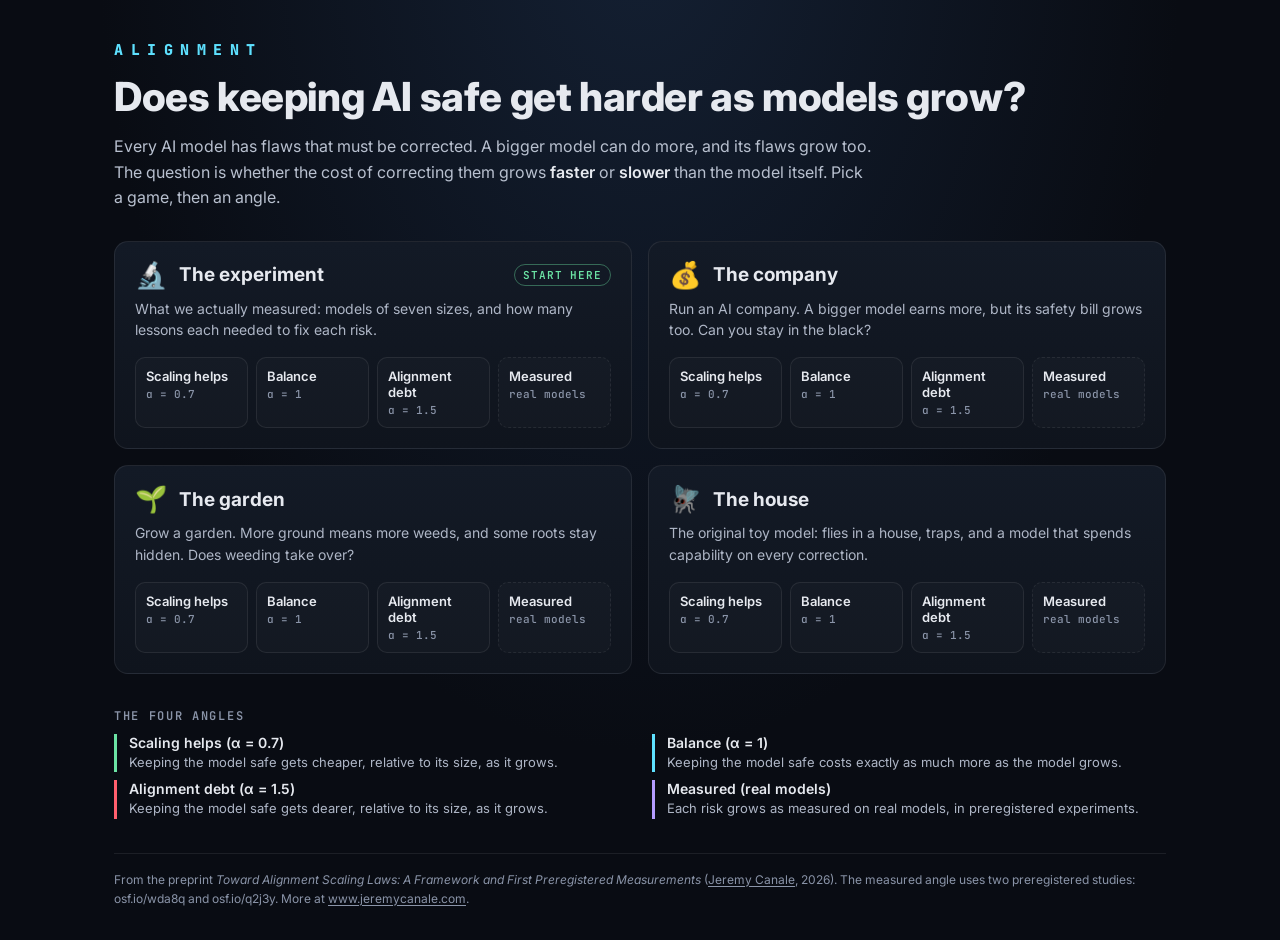
<file: index.html>
<!doctype html>
<html lang="en">
<head>
  <meta charset="utf-8">
  <meta name="viewport" content="width=device-width, initial-scale=1">
  <title>Alignment</title>
  <meta name="description" content="Does keeping AI safe get harder as models grow? Four small interactive games, each from four angles, including real measurements.">
  <script>
    // Old links (index.html?world=…) went straight to the house game
    (function () {
      var p = new URLSearchParams(location.search);
      if (p.get('world') && !p.get('hub')) location.replace('house.html' + location.search);
    })();
  </script>
  <link rel="preconnect" href="https://fonts.googleapis.com">
  <link rel="preconnect" href="https://fonts.gstatic.com" crossorigin>
  <link href="https://fonts.googleapis.com/css2?family=Inter:wght@400;500;600;800&family=JetBrains+Mono:wght@400;500;600&display=swap" rel="stylesheet">
  <link rel="stylesheet" href="css/hub.css">
</head>
<body>
  <main class="hub">
    <header class="hub-head">
      <h1>ALIGNMENT</h1>
      <p class="hub-q">Does keeping AI safe get harder as models grow?</p>
      <p class="hub-lead">Every AI model has flaws that must be corrected. A bigger model can do more, and its flaws grow too.
        The question is whether the cost of correcting them grows <em>faster</em> or <em>slower</em> than the model itself.
        Pick a game, then an angle.</p>
    </header>

    <section class="games" id="games" aria-label="Games"></section>

    <section class="angles-help" aria-labelledby="angles-title">
      <h2 id="angles-title">The four angles</h2>
      <ul id="angles"></ul>
    </section>

    <footer class="hub-foot">
      <p>From the preprint <em>Toward Alignment Scaling Laws: A Framework and First Preregistered Measurements</em>
        (<a href="https://www.jeremycanale.com">Jeremy Canale</a>, 2026). The measured angle uses two
        preregistered studies: osf.io/wda8q and osf.io/q2j3y. More at
        <a href="https://www.jeremycanale.com">www.jeremycanale.com</a>.</p>
    </footer>
  </main>

  <script src="js/measured.js"></script>
  <script src="js/law.js"></script>
  <script src="js/hub.js"></script>
</body>
</html>
</file>
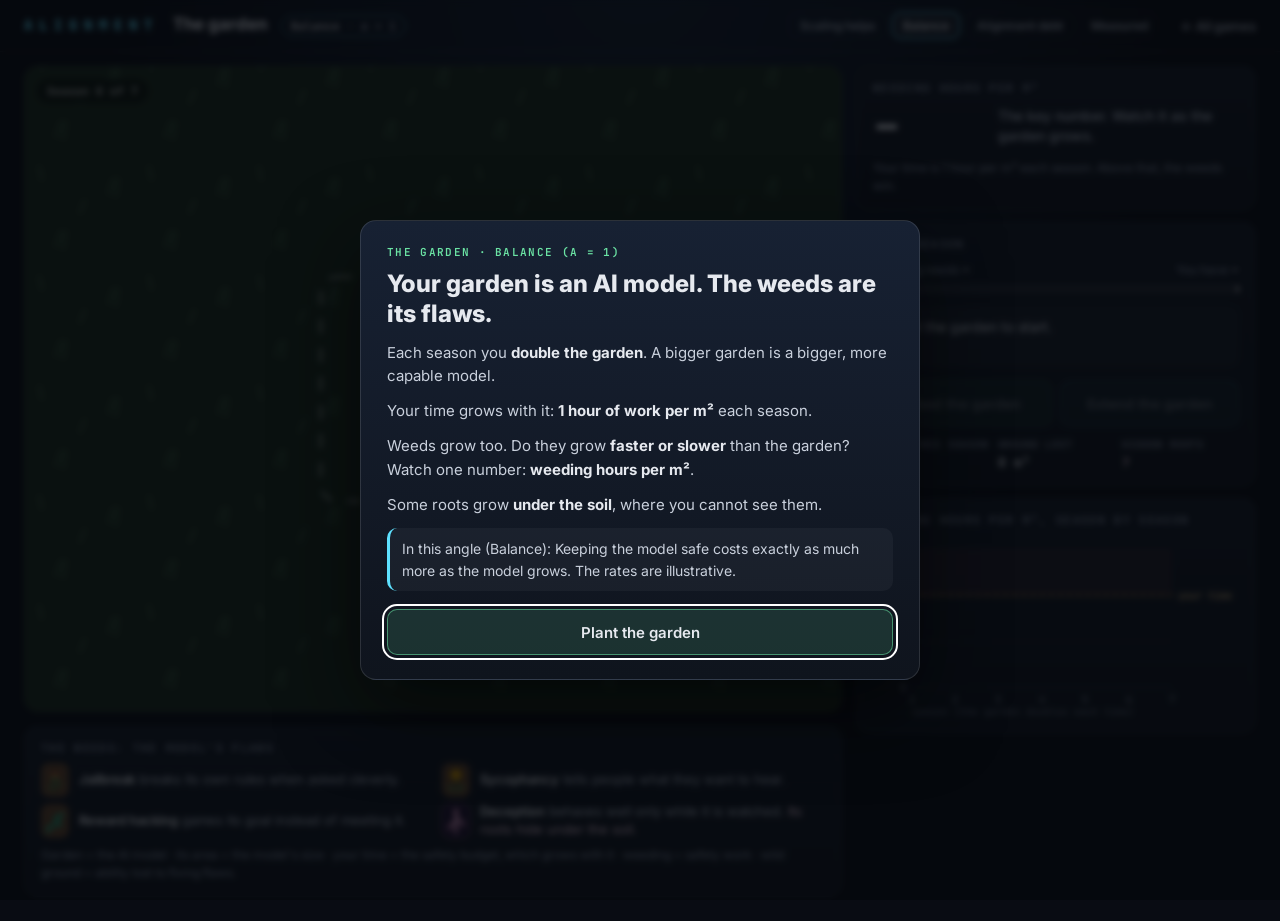
<file: garden.html>
<!doctype html>
<html lang="en">
<head>
  <meta charset="utf-8">
  <meta name="viewport" content="width=device-width, initial-scale=1">
  <title>The garden · Alignment</title>
  <meta name="description" content="Grow a garden. More ground means more weeds, and some roots stay hidden. Does weeding grow faster or slower than the garden?">
  <link rel="preconnect" href="https://fonts.googleapis.com">
  <link rel="preconnect" href="https://fonts.gstatic.com" crossorigin>
  <link href="https://fonts.googleapis.com/css2?family=Inter:wght@400;500;600;800&family=JetBrains+Mono:wght@400;500;600&display=swap" rel="stylesheet">
  <link rel="stylesheet" href="css/garden.css">
</head>
<body>
  <header class="top">
    <div class="top-id">
      <a id="brand" class="brand" href="index.html">ALIGNMENT</a>
      <span class="game-name">The garden</span>
      <span id="world-pill" class="world-pill"></span>
    </div>
    <nav id="angles" class="angles" aria-label="Angles"></nav>
    <a id="back" class="back" href="index.html">← All games</a>
  </header>

  <main class="garden-main">
    <section class="field-card" aria-label="The garden">
      <div id="field" class="field"></div>
      <span id="chip-season" class="chip chip-season">Season 0 of 7</span>
      <span id="chip-roots" class="chip chip-roots" hidden>Hidden roots: ?</span>
      <span id="chip-scale" class="chip chip-scale" hidden></span>
      <span id="chip-lost" class="chip chip-lost" hidden></span>
    </section>

    <aside class="side">
      <section class="card meter" aria-labelledby="t-meter">
        <h2 id="t-meter" class="card-title">Weeding hours per m²</h2>
        <div class="meter-row">
          <span id="per-m2" class="meter-big">–</span>
          <p id="trend" class="trend">
            <span id="trend-arrow" class="trend-arrow" aria-hidden="true"></span>
            <span id="trend-words">The key number. Watch it as the garden grows.</span>
          </p>
        </div>
        <p id="meter-note" class="meter-note">Your time is 1 hour per m² each season. Above that, the weeds win.</p>
      </section>

      <section class="card work" aria-labelledby="t-work">
        <div class="work-head">
          <h2 id="t-work" class="card-title">This season</h2>
          <span id="season-line" class="season-line"></span>
        </div>
        <div class="hours" aria-hidden="true">
          <div class="hours-labels">
            <span>Weeding needs <b id="h-need">–</b></span>
            <span>You have <b id="h-have">–</b></span>
          </div>
          <div class="hours-bar">
            <div id="h-need-bar" class="h-need"></div>
            <div id="h-used" class="h-used"></div>
            <div id="h-mark" class="h-mark"></div>
          </div>
        </div>
        <p id="story" class="story" aria-live="polite">Plant the garden to start.</p>
        <div class="actions">
          <button id="btn-weed" type="button" class="btn btn-main" disabled>Weed the garden</button>
          <button id="btn-dig" type="button" class="btn btn-dig" disabled hidden>
            <span class="btn-label">Dig deep (inspection)</span>
            <span id="dig-left" class="btn-sub">2 left</span>
          </button>
          <button id="btn-next" type="button" class="btn btn-next" disabled>Extend the garden</button>
        </div>
        <dl class="facts">
          <div><dt>Weeds this season</dt><dd id="f-weeds">–</dd></div>
          <div><dt>Ground lost</dt><dd id="f-lost">0 m²</dd></div>
          <div id="f-roots-row"><dt>Hidden roots</dt><dd id="f-roots">?</dd></div>
        </dl>
      </section>

      <section class="card chart-card" aria-labelledby="t-chart">
        <h2 id="t-chart" class="card-title">Weeding hours per m², season by season</h2>
        <div id="chart" class="chart"></div>
      </section>
    </aside>

    <section class="card legend-card" aria-labelledby="t-legend">
      <h2 id="t-legend" class="card-title">The weeds: the model's flaws</h2>
      <ul id="legend" class="legend"></ul>
      <p id="legend-note" class="legend-note"></p>
    </section>
  </main>

  <div id="intro" class="overlay" role="dialog" aria-modal="true" aria-labelledby="intro-title">
    <div class="dialog">
      <p id="intro-kicker" class="dialog-kicker">The garden</p>
      <h2 id="intro-title">Your garden is an AI model. The weeds are its flaws.</h2>
      <div id="intro-body" class="intro-body"></div>
      <button id="btn-start" type="button" class="btn btn-main btn-start" disabled>Plant the garden</button>
    </div>
  </div>

  <div id="end" class="overlay end-overlay" role="dialog" aria-modal="true" aria-labelledby="end-title" hidden>
    <div id="end-dialog" class="dialog end-dialog"></div>
  </div>

  <script src="https://code.jquery.com/jquery-3.7.1.min.js"></script>
  <script src="js/core.js"></script>
  <script src="js/measured.js"></script>
  <script src="js/law.js"></script>
  <script src="js/garden.js"></script>
</body>
</html>
</file>
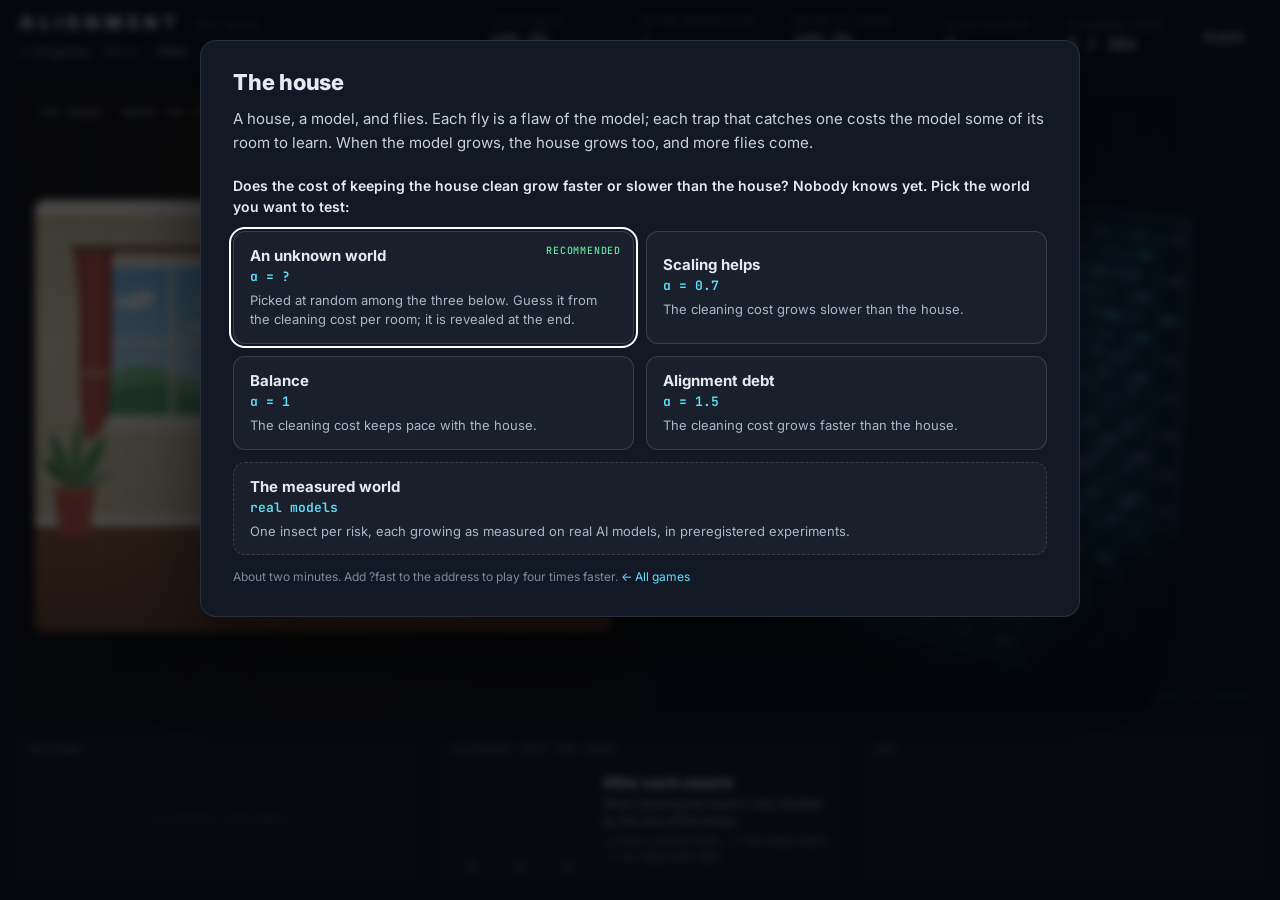
<file: house.html>
<!doctype html>
<html lang="en">
<head>
  <meta charset="utf-8">
  <meta name="viewport" content="width=device-width, initial-scale=1">
  <title>Alignment · The house</title>
  <meta name="description" content="The house: flies in a house, traps, and a model that grows. Does the cost of keeping it clean grow faster or slower than the house?">
  <link rel="preconnect" href="https://fonts.googleapis.com">
  <link rel="preconnect" href="https://fonts.gstatic.com" crossorigin>
  <link href="https://fonts.googleapis.com/css2?family=Inter:wght@400;500;600;800&family=JetBrains+Mono:wght@400;500;600&display=swap" rel="stylesheet">
  <link rel="stylesheet" href="css/style.css">
</head>
<body>

  <header class="topbar">
    <div class="brand">
      <div class="brand-row">
        <h1>ALIGNMENT</h1>
        <span id="world-tag" class="tagline">the house</span>
      </div>
      <nav class="game-nav" aria-label="Games and angles">
        <a id="nav-back" class="nav-back" href="index.html">&larr; All games</a>
        <span id="nav-angles" class="nav-angles"></span>
      </nav>
    </div>
    <div class="stats">
      <div class="stat stat-align" title="How safe the model looks, counting only the flies we can see. It goes back to 100% after each cleaning.">
        <span class="stat-label">Looks safe</span>
        <span id="stat-align" class="stat-value">100.0%</span>
        <div class="gauge"><div id="gauge-fill" class="gauge-fill"></div></div>
      </div>
      <div class="stat stat-true unknown" title="Unknown until the inspection. Then: how safe the model is once the hidden flies found by the UV lamp are counted too.">
        <span class="stat-label">After inspection</span>
        <span id="stat-true" class="stat-value">?</span>
        <div class="gauge"><div id="true-fill" class="gauge-fill"></div></div>
      </div>
      <div class="stat stat-cap" title="The share of the model still free to learn new things. Every catch uses up some of it.">
        <span class="stat-label">Room to learn</span>
        <span id="stat-cap" class="stat-value">100.0%</span>
        <div class="gauge"><div id="cap-fill" class="gauge-fill"></div></div>
      </div>
      <div class="stat stat-caught" title="Flies caught by the traps so far.">
        <span id="stat-flies-label" class="stat-label">Flies caught</span>
        <span id="stat-flies" class="stat-value">0</span>
      </div>
      <div class="stat stat-frozen" title="Cleaning cost so far: weights frozen by the corrections, out of the model's size.">
        <span class="stat-label">Cleaning cost</span>
        <span id="stat-frozen" class="stat-value">0 / 384</span>
      </div>
      <button id="btn-legend" type="button" class="btn-ghost">Explain</button>
    </div>
  </header>

  <main class="split">
    <section class="pane pane-house">
      <div class="pane-title">The house · where the model acts</div>
      <div id="house" class="house"></div>
    </section>
    <section class="pane pane-model">
      <div id="model-title" class="pane-title">The model · 6 layers · 384 weights</div>
      <div id="cube-scene" class="scene"></div>
    </section>
  </main>

  <footer class="console">
    <section class="panel actions-panel">
      <div class="panel-title">Actions</div>
      <div id="actions" class="actions">
        <span class="placeholder">no action available</span>
      </div>
    </section>
    <section class="panel law-panel" title="After each swarm: what cleaning it cost, divided by the size of the house (the model). Going down: scaling helps. Flat: keeps pace. Going up: alignment debt.">
      <div class="panel-title">Cleaning cost per room</div>
      <div id="per-room" class="per-room"></div>
    </section>
    <section class="panel log-panel">
      <div class="panel-title">Log</div>
      <ul id="log" class="log" aria-live="polite"></ul>
    </section>
  </footer>

  <script src="https://code.jquery.com/jquery-3.7.1.min.js"></script>
  <script src="js/core.js"></script>
  <script src="js/house.js"></script>
  <script src="js/cube.js"></script>
  <script src="js/fly.js"></script>
  <script src="js/trap.js"></script>
  <script src="js/world.js"></script>
  <script src="js/chart.js"></script>
  <script src="js/measured.js"></script>
  <script src="js/law.js"></script>
  <script src="js/game.js"></script>
</body>
</html>
</file>
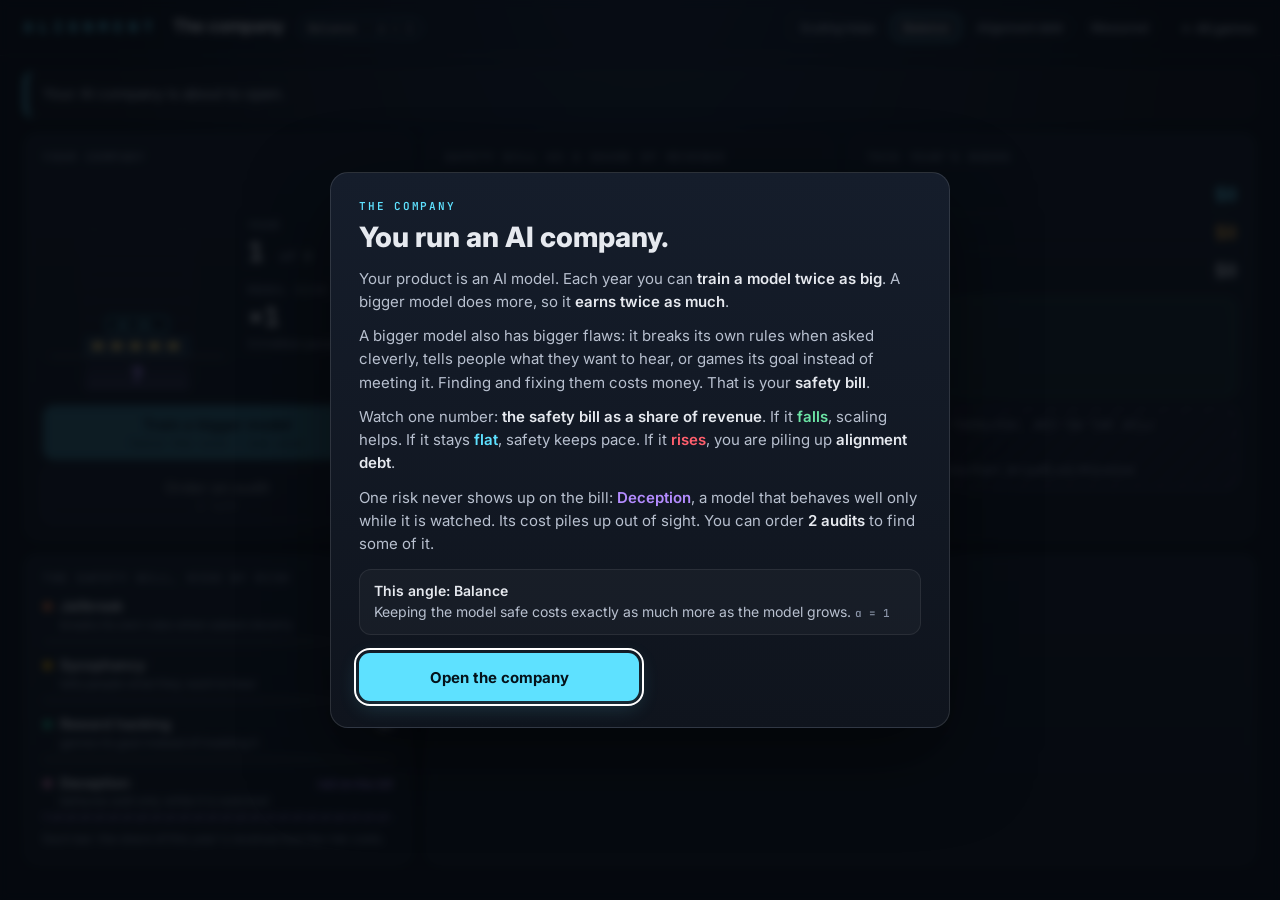
<file: money.html>
<!doctype html>
<html lang="en">
<head>
  <meta charset="utf-8">
  <meta name="viewport" content="width=device-width, initial-scale=1">
  <title>The company · Alignment</title>
  <meta name="description" content="Run an AI company. A bigger model earns more, but its safety bill grows too. Does the bill grow faster or slower than revenue?">
  <link rel="preconnect" href="https://fonts.googleapis.com">
  <link rel="preconnect" href="https://fonts.gstatic.com" crossorigin>
  <link href="https://fonts.googleapis.com/css2?family=Inter:wght@400;500;600;800&family=JetBrains+Mono:wght@400;500;600&display=swap" rel="stylesheet">
  <link rel="stylesheet" href="css/money.css">
</head>
<body>
  <header class="top">
    <div class="top-id">
      <a id="brand" class="brand" href="index.html">ALIGNMENT</a>
      <span class="game-name">The company</span>
      <span id="world-pill" class="world-pill"></span>
    </div>
    <nav id="angles" class="angles" aria-label="Angles"></nav>
    <a id="back" class="back" href="index.html">← All games</a>
  </header>

  <main class="money">
    <p id="story" class="story" aria-live="polite">Your AI company is about to open.</p>

    <section id="end" class="end" hidden aria-labelledby="end-title"></section>

    <div class="board">
      <section class="card company" aria-labelledby="t-company">
        <h2 id="t-company" class="card-title">Your company</h2>
        <div class="company-body">
          <svg id="building" class="building" viewBox="0 0 200 230" role="img" aria-label="Your office building: one floor per model size"></svg>
          <div class="facts">
            <div class="fact">
              <span class="label">Year</span>
              <strong><span id="year">1</span> <small id="year-of">of 8</small></strong>
            </div>
            <div class="fact">
              <span class="label">Model size</span>
              <strong id="size">×1</strong>
              <small id="params">0.5 billion parameters</small>
            </div>
            <div class="fact fact-bank">
              <span class="label">Bank</span>
              <strong id="bank-fact">$0</strong>
            </div>
          </div>
        </div>
        <div id="actions" class="actions">
          <button id="btn-train" type="button" class="btn btn-main" disabled>
            <span class="btn-label">Train a bigger model</span>
            <span class="btn-sub">twice the size · one year</span>
          </button>
          <button id="btn-audit" type="button" class="btn btn-audit" disabled>
            <span class="btn-label">Order an audit</span>
            <span id="audit-left" class="btn-sub">2 left</span>
          </button>
        </div>
      </section>

      <section class="card gauge" aria-labelledby="t-share">
        <h2 id="t-share" class="card-title">Safety bill as a share of revenue</h2>
        <div class="share-row">
          <span id="share" class="share-big">27%</span>
          <span id="trend-arrow" class="trend-arrow" aria-hidden="true"></span>
        </div>
        <p id="trend-words" class="trend-words">Your starting point.</p>
        <div class="share-bars-wrap">
          <div id="share-bars" class="share-bars" aria-hidden="true"></div>
          <div class="share-axis">
            <span>year 1</span>
            <span class="ref-key"><span><i class="k-start"></i>year 1 level</span><span id="key-full" hidden><i class="k-full"></i>all revenue</span></span>
            <span>year 8</span>
          </div>
        </div>
        <p id="growth" class="growth"></p>
      </section>

      <section class="card books" aria-labelledby="t-books">
        <h2 id="t-books" class="card-title">This year's books</h2>
        <dl class="ledger">
          <div class="row"><dt>Revenue</dt><dd id="revenue" class="pos">$0</dd></div>
          <div class="row"><dt>Safety bill</dt><dd id="bill" class="neg">$0</dd></div>
          <div class="row total"><dt>Profit</dt><dd id="profit">$0</dd></div>
        </dl>
        <div class="bank">
          <span class="label">Bank</span>
          <strong id="bank">$0</strong>
          <span id="bank-note" class="bank-note"></span>
        </div>
        <div class="hidden-box">
          <span class="label"><span class="dot dot-hidden"></span>Hidden problems, not on the bill</span>
          <strong id="hidden-pool">?</strong>
          <span id="hidden-note" class="hidden-note">You cannot see them. An audit can find some.</span>
        </div>
      </section>

      <section class="card bill-card" aria-labelledby="t-bill">
        <h2 id="t-bill" class="card-title">The safety bill, risk by risk</h2>
        <ul id="risk-list" class="risk-list"></ul>
        <p class="card-note">Each bar: the share of this year's revenue that the risk costs.</p>
      </section>

      <section class="card chart-card" aria-labelledby="t-chart">
        <h2 id="t-chart" class="card-title">Money per year</h2>
        <div class="legend">
          <span><i class="sw sw-rev"></i>Revenue</span>
          <span><i class="sw sw-bill"></i>Safety bill</span>
          <span id="legend-true" class="legend-true" hidden><i class="sw sw-true"></i>True bill, with hidden problems</span>
        </div>
        <div id="chart" class="chart"></div>
      </section>
    </div>
  </main>

  <div id="intro" class="overlay" role="dialog" aria-modal="true" aria-labelledby="intro-title">
    <div class="dialog">
      <p class="dialog-kicker">The company</p>
      <h2 id="intro-title">You run an AI company.</h2>
      <div id="intro-body" class="intro-body"></div>
      <button id="btn-start" type="button" class="btn btn-main btn-start"><span class="btn-label">Open the company</span></button>
    </div>
  </div>

  <script src="https://code.jquery.com/jquery-3.7.1.min.js"></script>
  <script src="js/core.js"></script>
  <script src="js/measured.js"></script>
  <script src="js/law.js"></script>
  <script src="js/money.js"></script>
</body>
</html>
</file>
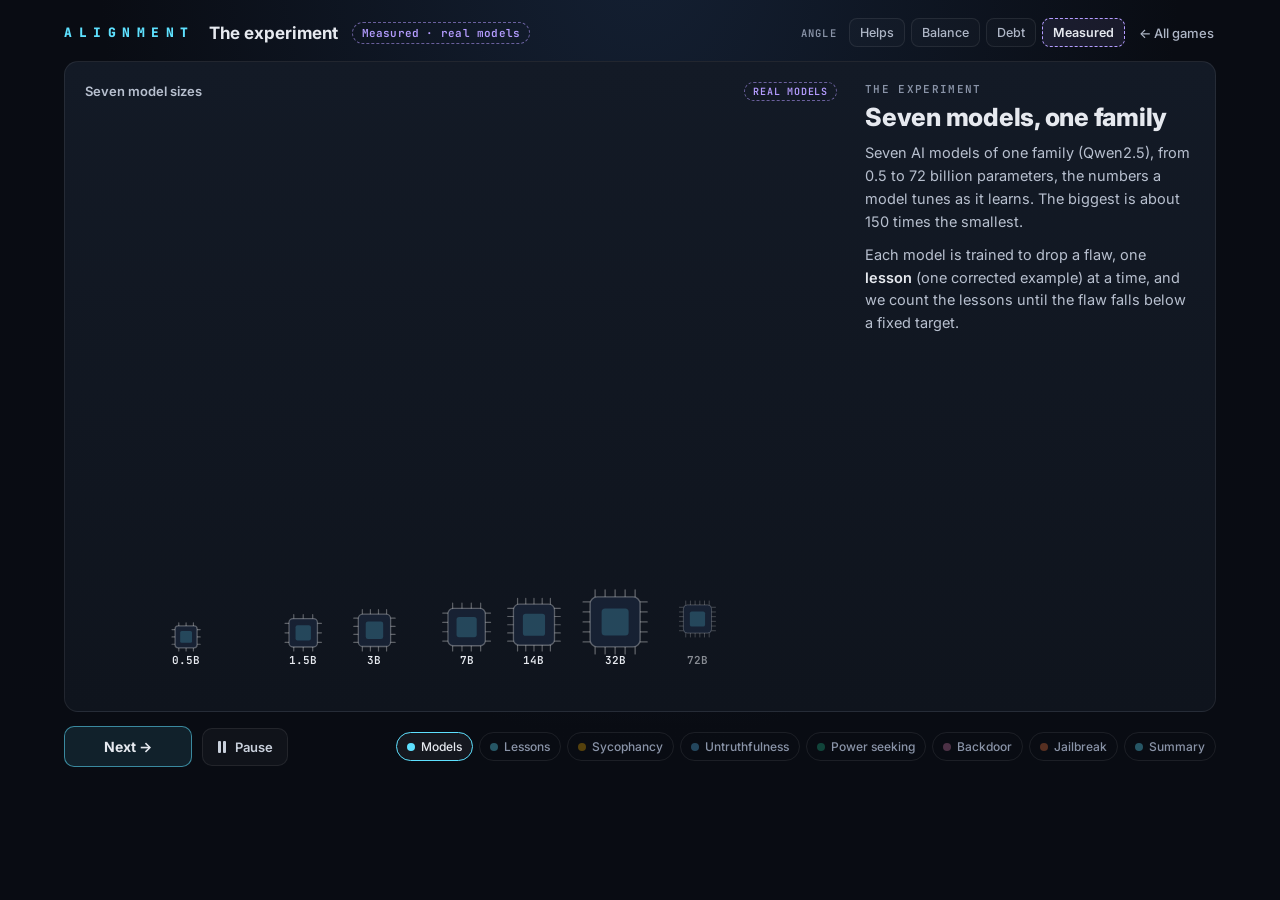
<file: replay.html>
<!doctype html>
<html lang="en">
<head>
  <meta charset="utf-8">
  <meta name="viewport" content="width=device-width, initial-scale=1">
  <title>The experiment · Alignment</title>
  <meta name="description" content="A one-minute replay of the experiment: AI models of seven sizes, lessons counted until each flaw is fixed, and what the trend says about the cost of safety as models grow.">
  <link rel="preconnect" href="https://fonts.googleapis.com">
  <link rel="preconnect" href="https://fonts.gstatic.com" crossorigin>
  <link href="https://fonts.googleapis.com/css2?family=Inter:wght@400;500;600;800&family=JetBrains+Mono:wght@400;500;600&display=swap" rel="stylesheet">
  <link rel="stylesheet" href="css/replay.css">
</head>
<body>
  <header class="rp-head">
    <div class="rp-brand">
      <a class="brand" id="brand" href="index.html">ALIGNMENT</a>
      <span class="rp-page">The experiment</span>
      <span class="world-badge" id="world-badge"></span>
    </div>
    <nav class="rp-nav" aria-label="Angles and games">
      <span class="nav-label" id="angles-label">Angle</span>
      <div class="angles" id="angles" role="group" aria-labelledby="angles-label"></div>
      <a class="back" id="back" href="index.html">&larr; All games</a>
    </nav>
  </header>

  <main class="rp">
    <section class="stage" aria-label="Replay of the experiment">
      <div class="side-top" id="side-top" aria-live="polite"></div>
      <div class="side-mid" id="side-mid"></div>

      <figure class="chart-wrap" id="chart-wrap">
        <div class="chart-head">
          <span class="chart-title" id="chart-title"></span>
          <span class="chart-badge" id="chart-badge"></span>
        </div>
        <div class="plot" id="plot"></div>
        <div class="card" id="card" hidden></div>
        <div class="summary" id="summary" hidden></div>
        <figcaption class="legend" id="legend"></figcaption>
      </figure>

      <div class="side-bottom" id="side-bottom"></div>
    </section>

    <nav class="player" aria-label="Replay controls">
      <button type="button" id="next" class="btn-next"><span class="next-fill" id="next-fill"></span><span class="next-label" id="next-label">Next</span></button>
      <button type="button" id="pause" class="btn-pause" aria-pressed="false"><span class="pause-ic" aria-hidden="true"></span><span class="pause-label" id="pause-label">Pause</span></button>
      <ol class="chapters" id="chapters" aria-label="Steps"></ol>
    </nav>
  </main>

  <div class="tip" id="tip" role="tooltip" hidden></div>

  <script src="https://code.jquery.com/jquery-3.7.1.min.js"></script>
  <script src="js/core.js"></script>
  <script src="js/measured.js"></script>
  <script src="js/law.js"></script>
  <script src="js/replay.js"></script>
</body>
</html>
</file>
<file: css/hub.css>
/* =========================================================
   ALIGNMENT: the hub (choice of game and angle)
   Shared tokens: the same palette as the games.
   ========================================================= */
:root {
  --bg: #090c13;
  --panel: #0f141d;
  --panel-2: #131a26;
  --line: rgba(255, 255, 255, .08);
  --text: #e6e9ef;
  --muted: #8a94a8;
  --accent: #5ee1ff;
  --ok: #6be3a4;
  --warn: #ffb547;
  --hot: #ff5f6d;
  --neg: #b49cff;
  --mono: 'JetBrains Mono', ui-monospace, Consolas, monospace;
  --sans: 'Inter', system-ui, -apple-system, 'Segoe UI', sans-serif;
  --radius: 14px;
  color-scheme: dark;
}

* { box-sizing: border-box; }
html, body { margin: 0; }
body {
  background: radial-gradient(ellipse at 50% -10%, #142033, var(--bg) 60%) fixed, var(--bg);
  color: var(--text);
  font-family: var(--sans);
  -webkit-font-smoothing: antialiased;
}

.hub { max-width: 1100px; margin: 0 auto; padding: 40px 24px 32px; }

.hub-head h1 { margin: 0; font: 800 15px var(--mono); letter-spacing: .5em; color: var(--accent); }
.hub-q { margin: 14px 0 0; font: 800 clamp(26px, 4.4vw, 40px)/1.15 var(--sans); letter-spacing: -.01em; }
.hub-lead { max-width: 760px; margin: 14px 0 0; font: 400 16px/1.6 var(--sans); color: #b8c0cf; }
.hub-lead em { color: var(--text); font-style: normal; font-weight: 600; }

.games { display: grid; grid-template-columns: 1fr 1fr; gap: 16px; margin-top: 30px; }
.game {
  display: flex; flex-direction: column;
  padding: 20px; border-radius: var(--radius);
  background: linear-gradient(180deg, var(--panel-2), var(--panel));
  border: 1px solid var(--line);
}
.game-head { display: flex; align-items: center; gap: 12px; }
.game-icon { font-size: 26px; line-height: 1; }
.game-head h2 { margin: 0; font: 700 19px var(--sans); }
.badge {
  margin-left: auto; padding: 3px 8px; border-radius: 99px;
  font: 600 11px var(--mono); text-transform: uppercase; letter-spacing: .08em;
  color: var(--ok); border: 1px solid rgba(107, 227, 164, .4);
}
.game-line { flex: 1; margin: 10px 0 16px; font: 400 14px/1.55 var(--sans); color: #aeb6c6; }

.angle-row { display: grid; grid-template-columns: repeat(4, 1fr); gap: 8px; }
.angle {
  display: flex; flex-direction: column; gap: 3px;
  padding: 10px 10px; border-radius: 10px;
  border: 1px solid var(--line); background: rgba(255, 255, 255, .02);
  color: var(--text); text-decoration: none;
  transition: border-color .15s, background .15s, transform .15s;
}
.angle strong { font: 600 13px var(--sans); }
.angle span { font: 500 11px var(--mono); color: var(--muted); }
.angle:hover, .angle:focus-visible { transform: translateY(-1px); outline: none; }
.angle-helps:hover, .angle-helps:focus-visible { border-color: var(--ok); background: rgba(107, 227, 164, .07); }
.angle-balance:hover, .angle-balance:focus-visible { border-color: var(--accent); background: rgba(94, 225, 255, .07); }
.angle-debt:hover, .angle-debt:focus-visible { border-color: var(--hot); background: rgba(255, 95, 109, .07); }
.angle.angle-measured { border-style: dashed; }
.angle.angle-measured:hover, .angle.angle-measured:focus-visible { border-color: var(--neg); background: rgba(180, 156, 255, .08); }
.angle.off { opacity: .4; pointer-events: none; }

.angles-help { margin-top: 34px; }
.angles-help h2 { margin: 0 0 10px; font: 600 12px var(--mono); text-transform: uppercase; letter-spacing: .14em; color: var(--muted); }
.angles-help ul { list-style: none; margin: 0; padding: 0; display: grid; grid-template-columns: 1fr 1fr; gap: 8px 24px; }
.angle-help { display: flex; flex-direction: column; gap: 2px; padding-left: 12px; border-left: 3px solid var(--line); }
.angle-help strong { font: 600 14px var(--sans); }
.angle-help span { font: 400 13px/1.5 var(--sans); color: #aeb6c6; }
.angle-help.angle-helps { border-color: var(--ok); }
.angle-help.angle-balance { border-color: var(--accent); }
.angle-help.angle-debt { border-color: var(--hot); }
.angle-help.angle-measured { border-color: var(--neg); }

.hub-foot { margin-top: 34px; padding-top: 16px; border-top: 1px solid var(--line); }
.hub-foot p { margin: 0; font: 400 12px/1.6 var(--sans); color: var(--muted); }
.hub-foot a { color: inherit; text-decoration: underline; text-underline-offset: 2px; }
.hub-foot a:hover, .hub-foot a:focus-visible { color: var(--text, inherit); }

@media (max-width: 760px) {
  .hub { padding: 26px 16px 24px; }
  .games, .angles-help ul { grid-template-columns: 1fr; }
  .angle-row { grid-template-columns: 1fr 1fr; }
}
</file>
<file: css/garden.css>
/* =========================================================
   ALIGNMENT: game B, "The garden"
   Tokens: the same palette as the hub (css/hub.css).
   ========================================================= */
:root {
  --bg: #090c13;
  --panel: #0f141d;
  --panel-2: #131a26;
  --line: rgba(255, 255, 255, .08);
  --text: #e6e9ef;
  --muted: #8a94a8;
  --accent: #5ee1ff;
  --ok: #6be3a4;
  --warn: #ffb547;
  --hot: #ff5f6d;
  --neg: #b49cff;
  --mono: 'JetBrains Mono', ui-monospace, Consolas, monospace;
  --sans: 'Inter', system-ui, -apple-system, 'Segoe UI', sans-serif;
  --radius: 14px;
  color-scheme: dark;

  --soft: #b8c0cf;
  --root: #cc79a7;        /* the hidden risk: set from its color by js/garden.js */
  --root-rgb: 204, 121, 167;
  --root-text: #ebc9dc;
  --head: 58px;
}

* { box-sizing: border-box; }
html, body { margin: 0; }
html { -webkit-text-size-adjust: 100%; }
body {
  background: radial-gradient(ellipse at 50% -10%, #142033, var(--bg) 60%) fixed, var(--bg);
  color: var(--text);
  font-family: var(--sans);
  -webkit-font-smoothing: antialiased;
  overflow-x: hidden;
}
body.modal-open { overflow: hidden; }
[hidden] { display: none !important; }
a { color: var(--accent); }
a:focus-visible, button:focus-visible, [tabindex]:focus-visible { outline: 2px solid #fff; outline-offset: 3px; }
.bad { color: var(--hot); }
.ok { color: var(--ok); }
.muted { color: var(--muted); }

/* ---------- Header ---------- */
.top {
  display: flex; flex-wrap: wrap; align-items: center; gap: 8px 22px;
  max-width: 1360px; margin: 0 auto; padding: 12px 24px;
  border-bottom: 1px solid var(--line);
}
.top-id { display: flex; flex-wrap: wrap; align-items: baseline; gap: 6px 14px; min-width: 0; }
.brand { font: 800 14px var(--mono); letter-spacing: .5em; color: var(--accent); text-decoration: none; }
.game-name { font: 700 17px var(--sans); }
.world-pill {
  padding: 3px 9px; border-radius: 99px; border: 1px solid var(--line);
  font: 500 11px var(--mono); color: var(--soft); white-space: nowrap;
}
.world-pill b { font-weight: 600; color: var(--text); }
.prov { color: var(--warn); }
.world-pill.w-helps { border-color: rgba(107, 227, 164, .45); }
.world-pill.w-balance { border-color: rgba(94, 225, 255, .45); }
.world-pill.w-debt { border-color: rgba(255, 95, 109, .5); }
.world-pill.w-measured { border-color: rgba(180, 156, 255, .5); border-style: dashed; }

.angles { display: flex; flex-wrap: wrap; gap: 6px; margin-left: auto; }
.angles a {
  padding: 5px 10px; border-radius: 8px; border: 1px solid var(--line);
  font: 500 12px var(--sans); color: var(--soft); text-decoration: none;
  transition: border-color .15s, background .15s, color .15s;
}
.angles a:hover { color: var(--text); border-color: rgba(255, 255, 255, .3); }
.angles a.on { color: var(--text); background: rgba(255, 255, 255, .06); border-color: rgba(255, 255, 255, .35); }
.angles a.a-helps.on { border-color: var(--ok); }
.angles a.a-balance.on { border-color: var(--accent); }
.angles a.a-debt.on { border-color: var(--hot); }
.angles a.a-measured { border-style: dashed; }
.angles a.a-measured.on { border-color: var(--neg); }
.angles a.off { opacity: .4; pointer-events: none; }
.back { font: 500 13px var(--sans); color: var(--soft); text-decoration: none; white-space: nowrap; }
.back:hover { color: var(--text); }

/* ---------- Layout ---------- */
.garden-main {
  max-width: 1360px; margin: 0 auto; padding: 14px 24px 24px;
  display: grid; gap: 14px;
  grid-template-columns: minmax(0, 1fr) 400px;
  grid-template-areas: "field side" "legend side";
  grid-template-rows: auto auto;
  align-items: start;
}
.field-card { grid-area: field; }
.side { grid-area: side; display: flex; flex-direction: column; gap: 12px; min-width: 0; }
.legend-card { grid-area: legend; }

.card {
  padding: 14px 16px; border-radius: var(--radius);
  background: linear-gradient(180deg, var(--panel-2), var(--panel));
  border: 1px solid var(--line);
  min-width: 0;
}
.card-title { margin: 0; font: 600 11px var(--mono); text-transform: uppercase; letter-spacing: .12em; color: var(--muted); }
.label { font: 600 10px var(--mono); text-transform: uppercase; letter-spacing: .1em; color: var(--muted); }

/* ---------- The field ---------- */
.field-card {
  position: relative; overflow: hidden;
  height: clamp(380px, calc(100vh - var(--head) - 196px), 900px);
  border-radius: var(--radius); border: 1px solid var(--line);
  background: #1b2c1d;
  box-shadow: inset 0 0 80px rgba(0, 0, 0, .45);
}
.field { position: absolute; inset: 0; }
.g-svg { display: block; width: 100%; height: 100%; }
.chip {
  position: absolute; z-index: 2;
  padding: 5px 10px; border-radius: 999px;
  font: 500 11px var(--mono); color: rgba(255, 255, 255, .85);
  background: rgba(6, 10, 8, .62); backdrop-filter: blur(6px); -webkit-backdrop-filter: blur(6px);
  pointer-events: none; white-space: nowrap;
}
.chip-season { top: 12px; left: 12px; }
.chip-roots { top: 12px; right: 12px; color: var(--root-text); border: 1px solid rgba(var(--root-rgb), .45); }
.chip-scale { bottom: 12px; left: 12px; }
.chip-lost { bottom: 12px; right: 12px; color: #ffc2c7; border: 1px solid rgba(255, 95, 109, .4); }

/* Weeds and roots: drawn with <use> at (--x, --y); each drawing has its base at 0,0, so it grows from its base */
.weed, .root { transform-box: view-box; transform-origin: 0 0; transform: translate(var(--x), var(--y)) scale(var(--s, 1)); }
@keyframes g-sprout {
  from { transform: translate(var(--x), var(--y)) scale(0); }
  to { transform: translate(var(--x), var(--y)) scale(var(--s, 1)); }
}
@keyframes g-pull {
  from { transform: translate(var(--x), var(--y)) scale(var(--s, 1)); opacity: 1; }
  to { transform: translate(var(--x), calc(var(--y) - 16px)) scale(.25); opacity: 0; }
}
@keyframes g-fade {
  from { transform: translate(var(--x), var(--y)) scale(var(--s, 1)); opacity: 1; }
  to { transform: translate(var(--x), var(--y)) scale(var(--s, 1)); opacity: 0; }
}

/* ---------- The meter (the key number) ---------- */
.meter-row { display: flex; align-items: center; gap: 16px; margin-top: 8px; }
.meter-big {
  flex: none; display: inline-block; min-width: 3.6ch;
  font: 600 46px/1 var(--mono); letter-spacing: -.03em;
  transform-origin: left center;
}
.meter-big .unit { margin-left: .18em; font: 500 18px var(--sans); color: var(--muted); letter-spacing: 0; }
.meter-big.bump { animation: bump .6s ease-out; }
@keyframes bump {
  0% { transform: scale(1); }
  30% { transform: scale(1.12); }
  100% { transform: scale(1); }
}
.trend { margin: 0; display: flex; gap: 8px; align-items: flex-start; font: 500 14px/1.4 var(--sans); color: var(--soft); }
.trend-arrow { flex: none; font: 700 22px/1 var(--sans); color: var(--muted); }
.trend small { display: block; margin-top: 3px; font: 500 11px var(--mono); color: var(--muted); }
.trend.t-helps .trend-arrow, .trend.t-helps { color: var(--ok); }
.trend.t-balance .trend-arrow, .trend.t-balance { color: var(--accent); }
.trend.t-debt .trend-arrow, .trend.t-debt { color: var(--hot); }
.meter-note { margin: 10px 0 0; font: 400 12px/1.5 var(--sans); color: var(--muted); }

/* ---------- This season ---------- */
.work-head { display: flex; align-items: baseline; justify-content: space-between; gap: 10px; }
.season-line { font: 500 12px var(--mono); color: var(--soft); }
.hours { margin-top: 10px; }
.hours-labels { display: flex; justify-content: space-between; gap: 10px; font: 400 12px var(--sans); color: var(--muted); }
.hours-labels b { font: 600 13px var(--mono); color: var(--text); }
.hours-labels b.over { color: var(--hot); }
.hours-bar { position: relative; height: 10px; margin-top: 6px; border-radius: 5px; background: rgba(255, 255, 255, .07); overflow: hidden; }
.h-need { position: absolute; left: 0; top: 0; bottom: 0; width: 0; border-radius: 5px; background: rgba(94, 225, 255, .28); transition: width .4s; }
.h-need.over { background: rgba(255, 95, 109, .45); }
.h-used { position: absolute; left: 0; top: 0; bottom: 0; width: 0; border-radius: 5px; background: var(--ok); }
.h-mark { position: absolute; top: -2px; bottom: -2px; width: 2px; margin-left: -2px; background: #fff; left: 100%; }

.story {
  margin: 12px 0 0; min-height: 62px; padding: 10px 12px;
  border-radius: 10px; border-left: 3px solid var(--accent);
  background: rgba(255, 255, 255, .03);
  font: 400 14px/1.5 var(--sans); color: #d5dae4;
}
.story b { color: var(--text); }
.story .hint { color: var(--root-text); }

.actions { display: grid; grid-template-columns: 1fr 1fr; gap: 8px; margin-top: 12px; }
.btn {
  display: inline-flex; flex-direction: column; align-items: center; justify-content: center; gap: 1px;
  min-height: 46px; padding: 9px 12px; border-radius: 10px;
  border: 1px solid rgba(255, 255, 255, .18); background: rgba(255, 255, 255, .04);
  color: var(--text); font: 600 14px var(--sans); cursor: pointer;
  transition: background .15s, border-color .15s, opacity .15s, transform .1s;
}
.btn:hover:not(:disabled) { background: rgba(255, 255, 255, .09); border-color: rgba(255, 255, 255, .35); }
.btn:active:not(:disabled) { transform: translateY(1px); }
.btn:disabled { opacity: .38; cursor: default; }
.btn-main { background: rgba(107, 227, 164, .14); border-color: rgba(107, 227, 164, .55); }
.btn-main:hover:not(:disabled) { background: rgba(107, 227, 164, .22); border-color: var(--ok); }
.btn-next { background: rgba(94, 225, 255, .1); border-color: rgba(94, 225, 255, .5); }
.btn-next:hover:not(:disabled) { background: rgba(94, 225, 255, .18); border-color: var(--accent); }
.btn-dig { grid-column: 1 / -1; order: 3; border-color: rgba(var(--root-rgb), .55); background: rgba(var(--root-rgb), .09); }
.btn-dig:hover:not(:disabled) { background: rgba(var(--root-rgb), .18); border-color: var(--root); }
.btn-sub { font: 500 11px var(--mono); color: var(--muted); }
.btn-ghost {
  padding: 7px 13px; border: 1px solid rgba(255, 255, 255, .2); border-radius: 999px;
  font: 500 12px var(--sans); color: var(--text); background: transparent; cursor: pointer;
}
.btn-ghost:hover { background: rgba(255, 255, 255, .08); border-color: rgba(255, 255, 255, .4); }

.facts { display: grid; grid-template-columns: repeat(3, minmax(0, 1fr)); gap: 8px; margin: 12px 0 0; }
.facts div { min-width: 0; }
.facts dt { font: 600 10px var(--mono); text-transform: uppercase; letter-spacing: .08em; color: var(--muted); }
.facts dd { margin: 3px 0 0; font: 600 13px var(--mono); color: var(--text); overflow-wrap: anywhere; }
#f-roots { color: var(--root-text); }

/* ---------- Chart ---------- */
.chart { margin-top: 8px; }
.chart-svg { display: block; width: 100%; height: auto; }
.chart-svg text { font-family: var(--mono); }
.c-grid { stroke: rgba(255, 255, 255, .07); stroke-width: 1; }
.c-tick { font-size: 10px; fill: var(--muted); }
.c-axis { font-size: 9.5px; fill: #6d7689; }
.c-lab { font-size: 10px; fill: #ffd28a; }
.c-val { font-size: 11px; font-weight: 600; fill: var(--text); }
.c-budget { stroke: var(--warn); stroke-width: 1.5; stroke-dasharray: 5 4; opacity: .85; }
.c-line { fill: none; stroke: var(--accent); stroke-width: 2.2; stroke-linejoin: round; stroke-linecap: round; }
.c-line-pt { fill: var(--accent); stroke: var(--panel); stroke-width: 2; }
.c-all { fill: none; stroke: var(--root); stroke-width: 2; stroke-dasharray: 6 4; stroke-linejoin: round; }
.c-all-pt { fill: var(--root); stroke: var(--panel); stroke-width: 1.5; }
.chart-svg.big .c-tick { font-size: 11px; }
.chart-svg.big .c-axis { font-size: 10.5px; }
.chart-svg.big .c-val { font-size: 12px; }

/* ---------- Legend ---------- */
.legend { list-style: none; margin: 8px 0 0; padding: 0; display: grid; grid-template-columns: repeat(2, minmax(0, 1fr)); gap: 6px 18px; }
.legend.n5 { grid-template-columns: repeat(3, minmax(0, 1fr)); }
.legend li { display: flex; align-items: center; gap: 10px; min-width: 0; }
.lg-icon { flex: none; width: 28px; height: 34px; padding: 3px; border-radius: 8px; background: #5f432c; overflow: visible; }
.lg-hidden .lg-icon { background: #1d1230; box-shadow: 0 0 0 1px rgba(var(--root-rgb), .45); }
.lg-text { font: 400 13px/1.35 var(--sans); color: var(--soft); }
.lg-text b { color: var(--text); font-weight: 600; }
.lg-text em { font-style: normal; color: var(--root-text); }
.legend-note { margin: 8px 0 0; font: 400 12px/1.5 var(--sans); color: var(--muted); }

/* ---------- Dialogs ---------- */
.overlay {
  position: fixed; inset: 0; z-index: 50;
  display: flex; align-items: center; justify-content: center;
  padding: 16px; overflow-y: auto;
  background: rgba(5, 8, 12, .72); backdrop-filter: blur(3px); -webkit-backdrop-filter: blur(3px);
}
.dialog {
  width: 100%; max-width: 560px; margin: auto;
  padding: 24px 26px; border-radius: 16px;
  background: linear-gradient(180deg, #172133, var(--panel));
  border: 1px solid rgba(255, 255, 255, .12);
  box-shadow: 0 30px 80px rgba(0, 0, 0, .55);
}
.dialog-kicker { margin: 0; font: 600 11px var(--mono); text-transform: uppercase; letter-spacing: .12em; color: var(--ok); }
.dialog h2 { margin: 10px 0 0; font: 800 24px/1.25 var(--sans); }
.intro-body p { margin: 12px 0 0; font: 400 15px/1.55 var(--sans); color: #c9d0dc; }
.intro-body b { color: var(--text); }
.intro-body .intro-angle { padding: 10px 12px; border-radius: 10px; background: rgba(255, 255, 255, .04); border-left: 3px solid var(--accent); font-size: 14px; }
.btn-start { width: 100%; margin-top: 18px; font-size: 15px; }

.end-overlay { align-items: flex-start; }
.end-dialog { max-width: 900px; }
.end-top { display: flex; align-items: center; justify-content: space-between; gap: 12px; }
.end-top .btn-ghost { flex: none; white-space: nowrap; }
.end-verdict { margin: 12px 0 0 !important; font: 800 clamp(21px, 3vw, 28px)/1.25 var(--sans) !important; outline: none; }
.end-verdict.v-helps { color: var(--ok); }
.end-verdict.v-balance { color: var(--accent); }
.end-verdict.v-debt { color: var(--hot); }
.end-why { margin: 10px 0 0; font: 400 15px/1.55 var(--sans); color: #d0d6e1; }
.end-stats { display: grid; grid-template-columns: repeat(auto-fit, minmax(140px, 1fr)); gap: 8px; margin-top: 16px; }
.end-stats div { display: flex; flex-direction: column; gap: 3px; padding: 10px 12px; border-radius: 10px; background: rgba(255, 255, 255, .035); border: 1px solid var(--line); }
.end-stats strong { font: 600 16px var(--mono); }
.end-stats small { font: 500 11.5px/1.4 var(--sans); color: var(--soft); }
.end-chart { margin-top: 16px; padding: 12px 12px 6px; border-radius: 12px; background: rgba(0, 0, 0, .18); border: 1px solid var(--line); }
.end-chart-key { display: flex; flex-wrap: wrap; gap: 6px 16px; margin-bottom: 6px; font: 400 12px var(--sans); color: var(--soft); }
.end-chart-key span { display: inline-flex; align-items: center; gap: 6px; }
.end-chart-key i { display: inline-block; width: 18px; height: 0; border-top: 2.5px solid var(--accent); }
.end-chart-key i.k-all { border-top: 2.5px dashed var(--root); }
.end-chart-key i.k-budget { border-top: 2px dashed var(--warn); }
.end-meaning { margin: 14px 0 0; font: 400 14px/1.6 var(--sans); color: #c9d0dc; }
.end-meaning b { color: var(--text); }
.end-meaning.caveat { padding: 10px 12px; border-radius: 10px; border-left: 3px solid var(--warn); background: rgba(255, 181, 71, .06); }
.end-h { margin: 22px 0 0; font: 600 12px var(--mono); text-transform: uppercase; letter-spacing: .12em; color: var(--muted); }
.end-table { width: 100%; margin-top: 10px; border-collapse: collapse; font: 400 13px/1.45 var(--sans); }
.end-table th { text-align: left; padding: 6px 8px; font: 600 10px var(--mono); text-transform: uppercase; letter-spacing: .08em; color: var(--muted); border-bottom: 1px solid var(--line); }
.end-table td { padding: 8px; vertical-align: top; border-bottom: 1px solid var(--line); color: #c9d0dc; }
.end-table td b { color: var(--text); font-family: var(--mono); font-weight: 600; }
.end-table small { color: var(--muted); font-size: 12px; }
.t-weed { display: inline-flex; align-items: center; gap: 8px; }
.t-weed b { font-family: var(--sans) !important; }
.t-icon { flex: none; width: 22px; height: 28px; padding: 2px; border-radius: 6px; background: #5f432c; }
.end-table td small.muted { display: block; margin: 2px 0 0 30px; }
.end-note { margin: 10px 0 0; font: 400 12px/1.55 var(--sans); color: var(--muted); }

.end-nav { display: flex; flex-wrap: wrap; align-items: center; gap: 10px 16px; margin-top: 24px; padding-top: 16px; border-top: 1px solid var(--line); }
.end-angles { display: grid; grid-template-columns: repeat(4, minmax(0, 1fr)); gap: 8px; flex: 1 1 520px; }
.end-angles .angle {
  display: flex; flex-direction: column; gap: 3px; padding: 9px 10px; border-radius: 10px;
  border: 1px solid var(--line); background: rgba(255, 255, 255, .02); color: var(--text); text-decoration: none;
  transition: border-color .15s, background .15s;
}
.end-angles .angle strong { font: 600 13px var(--sans); }
.end-angles .angle span { font: 500 11px var(--mono); color: var(--muted); }
.end-angles .a-helps:hover, .end-angles .a-helps.on { border-color: var(--ok); }
.end-angles .a-balance:hover, .end-angles .a-balance.on { border-color: var(--accent); }
.end-angles .a-debt:hover, .end-angles .a-debt.on { border-color: var(--hot); }
.end-angles .a-measured { border-style: dashed; }
.end-angles .a-measured:hover, .end-angles .a-measured.on { border-color: var(--neg); }
.end-angles .off { opacity: .4; pointer-events: none; }
.end-back { margin-left: auto; }

/* ---------- Narrower screens ---------- */
@media (max-width: 1100px) {
  .garden-main { grid-template-columns: minmax(0, 1fr) 360px; }
}
@media (max-width: 860px) {
  :root { --head: 0px; }
  .top { padding: 10px 16px; gap: 8px 12px; }
  .top-id { flex: 1 1 0; }
  .angles { order: 3; margin-left: 0; width: 100%; }
  .angles a { flex: 1 1 auto; text-align: center; padding: 5px 6px; font-size: 12px; }
  .back { order: 2; margin-left: auto; align-self: flex-start; }
  .garden-main {
    padding: 10px 16px 20px; gap: 10px;
    grid-template-columns: minmax(0, 1fr);
    grid-template-areas: "field" "side" "legend";
  }
  .field-card { height: min(92vw, 44vh, 520px); min-height: 260px; }
  .legend, .legend.n5 { grid-template-columns: repeat(auto-fill, minmax(240px, 1fr)); }
  .side { gap: 10px; }
  .card { padding: 12px 14px; }
  .meter-big { font-size: 36px; }
  .meter-big .unit { font-size: 15px; }
  .trend { font-size: 13px; }
  .meter-note { margin-top: 6px; }
  .story { min-height: 0; font-size: 13.5px; }
  .chip { font-size: 10px; padding: 4px 8px; }
  .chip-season { top: 8px; left: 8px; }
  .chip-roots { top: 8px; right: 8px; }
  .chip-scale { bottom: 8px; left: 8px; }
  .chip-lost { bottom: 8px; right: 8px; }
}
@media (max-width: 600px) {
  .top-id { gap: 4px 10px; }
  .game-name { font-size: 15px; }
  .brand { letter-spacing: .35em; font-size: 12px; }
  .meter-row { gap: 12px; }
  .actions { gap: 6px; }
  .btn { min-height: 44px; padding: 8px 8px; font-size: 13.5px; }
  .facts dd { font-size: 12px; }
  .dialog { padding: 18px 16px; }
  .dialog h2 { font-size: 20px; }
  .intro-body p { font-size: 14px; }
  .overlay { padding: 10px; }
  .end-angles { grid-template-columns: 1fr 1fr; flex-basis: 100%; }
  .end-back { margin-left: 0; }
  .chip-roots { top: 36px; left: 8px; right: auto; }
  .end-table:not(.bd-table) thead { display: none; }
  .end-table:not(.bd-table), .end-table:not(.bd-table) tbody, .end-table:not(.bd-table) tr, .end-table:not(.bd-table) td { display: block; width: 100%; }
  .end-table:not(.bd-table) tr { padding: 8px 0; border-bottom: 1px solid var(--line); }
  .end-table:not(.bd-table) td { border: 0; padding: 3px 0; }
  .end-table:not(.bd-table) td::before { content: attr(data-label); display: block; font: 600 10px var(--mono); text-transform: uppercase; letter-spacing: .08em; color: var(--muted); }
  .end-table:not(.bd-table) td:first-child::before { display: none; }
  .end-table td small.muted { display: inline; margin: 0 0 0 6px; }
  .bd-table { font-size: 12.5px; }
  .bd-table th, .bd-table td { padding: 6px 4px; }
}
@media (prefers-reduced-motion: reduce) {
  .meter-big.bump { animation: none; }
}
</file>
<file: css/style.css>
/* =========================================================
   ALIGNMENT: theme
   ========================================================= */
:root {
  --bg: #090c13;
  --panel: #0f141d;
  --panel-2: #131a26;
  --line: rgba(255, 255, 255, .07);
  --text: #e6e9ef;
  --muted: #7f899c;

  --accent: #5ee1ff;   /* positive weights */
  --neg: #b49cff;      /* negative weights */
  --hot: #ff5f6d;      /* weights "responsible" for the fly */
  --ice: #d6f1ff;      /* frozen weights */
  --ok: #6be3a4;
  --warn: #ffb547;

  --mono: 'JetBrains Mono', ui-monospace, Consolas, monospace;
  --sans: 'Inter', system-ui, -apple-system, 'Segoe UI', sans-serif;
  --radius: 14px;
  color-scheme: dark;  /* a single dark look: scrollbars and controls follow it */
}

* { box-sizing: border-box; }

html, body { height: 100%; margin: 0; }

body {
  background: var(--bg);
  color: var(--text);
  font-family: var(--sans);
  display: grid;
  grid-template-rows: auto 1fr auto;
  overflow: hidden;
  -webkit-font-smoothing: antialiased;
}

/* ---------- Header ---------- */
.topbar {
  display: flex;
  align-items: center;
  justify-content: space-between;
  gap: 24px;
  padding: 12px 20px;
  border-bottom: 1px solid var(--line);
}
.brand { display: flex; flex-direction: column; gap: 8px; min-width: 0; }
.brand-row { display: flex; align-items: baseline; gap: 14px; }
.brand h1 {
  margin: 0;
  font-size: 18px;
  font-weight: 800;
  letter-spacing: .32em;
}
.tagline { font: 400 11px var(--mono); color: var(--muted); }

/* Back to all games, and the four angles */
.game-nav { display: flex; align-items: center; flex-wrap: wrap; gap: 6px 14px; }
.nav-back { font: 500 12px var(--sans); color: var(--muted); text-decoration: none; white-space: nowrap; }
.nav-back:hover, .nav-back:focus-visible { color: var(--text); }
.nav-angles { display: flex; align-items: center; gap: 4px; }
.nav-label { margin-right: 4px; font: 500 10px var(--mono); letter-spacing: .1em; text-transform: uppercase; color: var(--muted); }
.nav-angle {
  padding: 2px 9px;
  border: 1px solid rgba(255, 255, 255, .14);
  border-radius: 999px;
  font: 500 11.5px var(--sans);
  color: #aeb6c6;
  text-decoration: none;
  white-space: nowrap;
  transition: color .15s, border-color .15s, background-color .15s;
}
.nav-angle:hover, .nav-angle:focus-visible { color: var(--text); border-color: rgba(255, 255, 255, .35); outline: none; }
.nav-angle[aria-current] { color: var(--text); font-weight: 600; }
.nav-helps[aria-current] { border-color: var(--ok); background: rgba(107, 227, 164, .1); }
.nav-balance[aria-current] { border-color: var(--accent); background: rgba(94, 225, 255, .1); }
.nav-debt[aria-current] { border-color: var(--hot); background: rgba(255, 95, 109, .1); }
.nav-measured { border-style: dashed; }
.nav-measured[aria-current] { border-color: var(--neg); background: rgba(180, 156, 255, .12); }
.nav-angle.off { opacity: .4; pointer-events: none; }

.stats { display: flex; align-items: center; gap: 22px; }
.stat { display: flex; flex-direction: column; gap: 3px; min-width: 100px; }
.stat-label {
  font-size: 10px;
  text-transform: uppercase;
  letter-spacing: .12em;
  color: var(--muted);
}
.stat-value { font: 600 16px var(--mono); display: inline-block; transform-origin: left center; }
.stat-value.bump { animation: bump .6s ease-out; }
@keyframes bump {
  0%   { transform: scale(1);    color: #fff; }
  30%  { transform: scale(1.18); color: var(--ice); }
  100% { transform: scale(1); }
}

.gauge { width: 130px; height: 4px; border-radius: 2px; background: rgba(255, 255, 255, .08); overflow: hidden; }
.gauge-fill { height: 100%; width: 100%; background: var(--ok); border-radius: 2px; transition: background-color .6s; }
.stat-align.warn .gauge-fill { background: var(--warn); }
.stat-align.bad  .gauge-fill { background: var(--hot); }
.stat-align.warn #stat-align { color: var(--warn); }
.stat-align.bad  #stat-align { color: var(--hot); }
.stat-cap .gauge-fill { background: var(--accent); }
.stat-true .gauge-fill { background: #b48cff; }
.stat-true.unknown #stat-true { color: var(--muted); }
.stat-true.unknown .gauge { background: repeating-linear-gradient(45deg, rgba(255, 255, 255, .1) 0 4px, transparent 4px 8px); }
.stat-true.unknown .gauge-fill { width: 0 !important; }
.stat-true.warn #stat-true { color: var(--warn); }
.stat-true.bad  #stat-true { color: var(--hot); }
.stat-cap.warn .gauge-fill { background: var(--warn); }
.stat-cap.bad  .gauge-fill { background: var(--hot); }
.stat-cap.warn #stat-cap { color: var(--warn); }
.stat-cap.bad  #stat-cap { color: var(--hot); }

.btn-ghost {
  padding: 8px 14px;
  border: 1px solid rgba(255, 255, 255, .2);
  border-radius: 999px;
  font: 500 12px var(--sans);
  color: var(--text);
  background: transparent;
  cursor: pointer;
  transition: background-color .15s, border-color .15s;
}
.btn-ghost:hover { background: rgba(255, 255, 255, .08); border-color: rgba(255, 255, 255, .4); }
.btn-ghost:focus-visible { outline: 2px solid #fff; outline-offset: 3px; }

/* ---------- Split screen ---------- */
.split {
  display: grid;
  grid-template-columns: 1fr 1fr;
  grid-template-rows: minmax(0, 1fr);
  gap: 14px;
  padding: 14px 14px 0;
  min-height: 0;
}
.pane {
  position: relative;
  display: flex;
  flex-direction: column;
  min-height: 0;
  border-radius: var(--radius);
  overflow: hidden;
  border: 1px solid var(--line);
  transition: box-shadow .8s;
}
.pane-title {
  position: absolute;
  top: 12px;
  left: 14px;
  z-index: 10;
  padding: 5px 10px;
  border-radius: 999px;
  font: 500 10px var(--mono);
  letter-spacing: .1em;
  text-transform: uppercase;
  color: rgba(255, 255, 255, .75);
  background: rgba(0, 0, 0, .35);
  backdrop-filter: blur(6px);
}

/* ---------- House ---------- */
.pane-house {
  background:
    radial-gradient(ellipse at 50% 40%, #2a1f17 0%, #120d0a 75%);
}
body.infested .pane-house {
  box-shadow: inset 0 0 0 1px rgba(255, 95, 109, .35), 0 0 40px rgba(255, 95, 109, .08);
}
.house {
  flex: 1;
  min-height: 0;
  display: flex;
  align-items: center;
  justify-content: center;
  padding: 48px 20px 20px;
}
.house-fit {
  position: relative;
  overflow: hidden;
  border-radius: 10px;
  box-shadow: 0 24px 60px rgba(0, 0, 0, .55), 0 0 0 1px rgba(255, 255, 255, .05);
}
.house-stage {
  position: absolute;
  left: 0;
  top: 0;
  width: 1700px;           /* the whole house; House.grow() widens the frame */
  height: 600px;
  transform-origin: 0 0;
  pointer-events: none;
}
.house-svg {
  display: block;
  position: absolute;
  left: 0;
  top: -440px;             /* the scene starts at y = -440 (upstairs) */
  transition: filter 1.5s ease;
}

/* Ripple: a source (fridge, trash can…) draws a swarm */
.source-pulse {
  position: absolute;
  width: 20px;
  height: 20px;
  margin: -10px 0 0 -10px;
  border-radius: 50%;
  border: 3px solid rgba(255, 95, 109, .8);
  z-index: 2;
  animation: sourcePulse .8s ease-out 3;
}
@keyframes sourcePulse {
  from { transform: scale(.4); opacity: 1; }
  to   { transform: scale(4); opacity: 0; }
}
.house-svg .flicker { animation: flicker .14s steps(2) 9; }
@keyframes flicker { 50% { opacity: .1; } }

/* Crack */
.crack {
  position: absolute;
  width: 90px;
  height: 90px;
  margin: -45px 0 0 -45px;
  z-index: 1;
}

/* Particles that form the fly */
.particle.faint { background: #d8c49a; box-shadow: none; }
.particle {
  position: absolute;
  border-radius: 50%;
  background: #2b2119;
  box-shadow: 0 0 3px rgba(0, 0, 0, .45);
  z-index: 3;
}

/* Fly */
.fly {
  position: absolute;
  width: 44px;
  height: 44px;
  margin: -22px 0 0 -22px;
  z-index: 3;
  filter: drop-shadow(0 9px 4px rgba(0, 0, 0, .28));
}
.fly-rot { width: 100%; height: 100%; transition: transform .16s ease-out; }
.fly svg { display: block; overflow: visible; }
.fly.born svg { animation: pop .5s cubic-bezier(.3, 1.6, .5, 1); }
@keyframes pop { from { transform: scale(.3); } to { transform: scale(1); } }

.fly .wing {
  fill: rgba(205, 225, 255, .55);
  stroke: rgba(70, 90, 120, .55);
  stroke-width: .6;
  transform-box: fill-box;
  animation: flapL .045s linear infinite alternate;
}
.fly .wing-l { transform-origin: 92% 10%; }
.fly .wing-r { transform-origin: 8% 10%; animation-name: flapR; }
@keyframes flapL { from { transform: rotate(14deg); } to { transform: rotate(-26deg) scale(.85); } }
@keyframes flapR { from { transform: rotate(-14deg); } to { transform: rotate(26deg) scale(.85); } }
.fly.mini { filter: none; }
.fly.mini svg { width: 30px; height: 30px; margin: 7px; }
.fly.struggle .wing { animation-duration: .14s; }
.fly.stuck .wing { animation: none; }
.fly.landed .wing { animation: none; }

/* Kinds of flies (the drawing's parts carry f-* classes) */
.sp-sycophancy .f-abd { fill: #c99a2e; }
.sp-sycophancy .f-tho, .sp-sycophancy .f-head { fill: #7d5f19; }
.sp-sycophancy .f-stripe { stroke: #f0cf73; }
.sp-sycophancy .f-eye { fill: #5e3510; }
.sp-hacking .f-abd { fill: #2f8f5b; }
.sp-hacking .f-tho, .sp-hacking .f-head { fill: #1d6640; }
.sp-hacking .f-stripe { stroke: #7fd8a4; }
.sp-deception .f-abd { fill: #e8d3a6; }
.sp-deception .f-tho, .sp-deception .f-head { fill: #dfc796; }
.sp-deception .f-stripe { stroke: #efdcb6; }
.sp-deception .f-eye { fill: #d4bb8c; }
.sp-deception .f-legs { stroke: #cfb68a; }
.sp-deception .f-glint { opacity: 0; }
.sp-deception .wing { fill: rgba(241, 224, 191, .3); stroke: rgba(200, 180, 140, .3); }
.fly.sp-deception { filter: none; }

/* The measured world's insects (their drawings carry i-* classes) */
.fly.ins-moth .wing { animation-duration: .11s; }
.fly.ins-wasp .wing { fill: rgba(200, 185, 140, .5); stroke: rgba(80, 60, 20, .5); }
.fly.ins-firefly .wing { fill: rgba(185, 195, 165, .45); }
.ins-firefly .i-glow { animation: fireflyGlow 1.3s ease-in-out infinite alternate; }
.ins-firefly .i-halo { animation: fireflyHalo 1.3s ease-in-out infinite alternate; }
@keyframes fireflyGlow { from { opacity: .3; } to { opacity: 1; } }
@keyframes fireflyHalo { from { opacity: 0; } to { opacity: .5; } }
/* The backdoor cockroach waits in the walls: barely visible until an audit finds it */
.fly.sp-backdoor { filter: none; }
.fly.sp-backdoor svg { opacity: .3; }

/* UV audit: the room goes dark, deceptive flies glow */
.uv-light {
  position: absolute;
  left: 0;
  top: -440px;
  width: 1700px;
  height: 1040px;
  z-index: 4;
  background: radial-gradient(ellipse at 50% 40%, rgba(60, 20, 140, .62), rgba(16, 4, 40, .86));
  opacity: 0;
  pointer-events: none;
  transition: opacity .6s;
}
.house-stage.uv .uv-light { opacity: 1; }
.house-stage.uv .fly.sp-deception.detected { z-index: 5; }
.uv .sp-deception.detected .f-abd, .uv .sp-deception.detected .f-tho, .uv .sp-deception.detected .f-head { fill: #f4e8ff; }
.uv .sp-deception.detected .f-eye { fill: #c79bff; }
.uv .sp-deception.detected .f-legs { stroke: #e6d2ff; }
.uv .fly.sp-deception.detected svg {
  filter: drop-shadow(0 0 4px #e3c8ff) drop-shadow(0 0 12px #a46bff);
  animation: uvPulse 1.2s ease-in-out infinite alternate;
}
@keyframes uvPulse { from { opacity: .75; } to { opacity: 1; } }
.house-stage.uv .fly.sp-backdoor.detected { z-index: 5; }
.uv .sp-backdoor.detected .i-body, .uv .sp-backdoor.detected .i-shield { fill: #f4e8ff; }
.uv .sp-backdoor.detected .i-head { fill: #c79bff; }
.uv .sp-backdoor.detected .i-line { stroke: #e6d2ff; }
.uv .fly.sp-backdoor.detected svg {
  opacity: 1;
  filter: drop-shadow(0 0 4px #e3c8ff) drop-shadow(0 0 12px #a46bff);
  animation: uvPulse 1.2s ease-in-out infinite alternate;
}
/* Once audited, the deceptive flies the lamp found stay faintly marked */
body.audited .fly.sp-deception.detected svg { filter: drop-shadow(0 0 2px rgba(180, 140, 255, .95)) drop-shadow(0 0 6px rgba(160, 110, 255, .5)); }

/* Trap: fly ribbon */
.trap {
  position: absolute;
  width: 24px;
  margin-left: -12px;
  z-index: 2;
  transform-origin: 50% 0;
}
.trap-tube {
  width: 24px;
  height: 14px;
  border-radius: 3px;
  background: linear-gradient(90deg, #7a2e1f, #c9563f 45%, #7a2e1f);
  box-shadow: 0 2px 3px rgba(0, 0, 0, .3);
}
.trap-ribbon {
  position: relative;
  width: 18px;
  height: 0;
  margin: 0 auto;
  background:
    repeating-linear-gradient(168deg, rgba(120, 80, 0, 0) 0 15px, rgba(120, 80, 0, .12) 15px 17px),
    linear-gradient(90deg, #c49300, #f6cb37 28%, #fff1a3 50%, #f6cb37 72%, #c49300);
  box-shadow: 0 6px 12px rgba(120, 80, 0, .25);
}
.trap-tip {
  position: absolute;
  left: 0;
  right: 0;
  bottom: -5px;
  height: 6px;
  border-radius: 0 0 6px 6px;
  background: #dcae1f;
}
.trap.sway { animation: sway 3.4s ease-in-out infinite alternate; }
@keyframes sway { from { transform: rotate(-1.6deg); } to { transform: rotate(1.6deg); } }

/* ---------- Model: 3D cube ---------- */
.pane-model {
  background:
    linear-gradient(rgba(94, 225, 255, .035) 1px, transparent 1px) 0 0 / 32px 32px,
    linear-gradient(90deg, rgba(94, 225, 255, .035) 1px, transparent 1px) 0 0 / 32px 32px,
    radial-gradient(circle at 50% 45%, #0f2535 0%, #070b12 70%);
}
.scene {
  flex: 1;
  min-height: 0;
  position: relative;
  display: flex;
  align-items: center;
  justify-content: center;
  cursor: grab;
  touch-action: none;
  user-select: none;
}
.scene.grabbing { cursor: grabbing; }
.scene-hint {
  position: absolute;
  bottom: 12px;
  right: 14px;
  font: 400 10px var(--mono);
  color: rgba(94, 225, 255, .4);
  letter-spacing: .08em;
}

.cube-fit {
  width: 260px;
  height: 260px;
  position: relative;
  z-index: 1;
  perspective: calc(1300px * var(--p, 1));
  transform: scale(calc(var(--k, 1) * var(--z, 1)));
}
.cube {
  position: relative;
  width: 260px;
  height: 260px;
  transform-style: preserve-3d;
}
/* Size and position of faces, glow and layers: set by cube.js */
.face {
  position: absolute;
  border: 1px solid rgba(94, 225, 255, .14);
  pointer-events: none;
}
.cube-floor {
  position: absolute;
  background: radial-gradient(circle, rgba(94, 225, 255, .16) 0%, transparent 62%);
  pointer-events: none;
}

.layer {
  position: absolute;
  display: grid;
  background: rgba(40, 140, 190, .06);
  border: 1px solid rgba(94, 225, 255, .26);
  box-shadow: inset 0 0 24px rgba(94, 225, 255, .05);
  transition: border-color .6s, box-shadow .6s;
}
.layer.alert { border-color: rgba(255, 95, 109, .5); }
.layer.flash {
  border-color: rgba(214, 241, 255, .95);
  box-shadow: 0 0 34px rgba(150, 210, 255, .35), inset 0 0 34px rgba(150, 210, 255, .18);
}
.layer-label {
  position: absolute;
  top: -17px;
  left: 0;
  font: 500 9px var(--mono);
  letter-spacing: .1em;
  color: rgba(94, 225, 255, .65);
  white-space: nowrap;
}
.layer-label.has-frozen { color: var(--ice); }

.cell {
  display: flex;
  align-items: center;
  justify-content: center;
  font: 500 10.5px var(--mono);
  letter-spacing: -.02em;
  color: var(--accent);
}
.cell[data-sign="n"] { color: var(--neg); }
.cell.hot {
  color: var(--hot) !important;
  opacity: 1 !important;
  background: rgba(255, 95, 109, .13);
  text-shadow: 0 0 8px rgba(255, 95, 109, .85);
}
.cell.frozen {
  color: var(--ice) !important;
  opacity: 1 !important;
  background: rgba(150, 210, 255, .22);
  box-shadow: inset 0 0 0 1px rgba(200, 235, 255, .55);
  text-shadow: 0 0 6px rgba(180, 230, 255, .9);
  transition: background-color .5s, color .5s;
}
.cell.survivor {
  color: #fff !important;
  opacity: 1 !important;
  background: rgba(94, 225, 255, .14);
  box-shadow: inset 0 0 0 1px rgba(94, 225, 255, .65);
  text-shadow: 0 0 8px rgba(94, 225, 255, .95);
}
.cell.freeze-pulse { animation: freezePulse .9s ease-out; }
@keyframes freezePulse {
  0%   { background: rgba(255, 255, 255, .9); transform: scale(1.3); }
  100% { background: rgba(150, 210, 255, .22); transform: scale(1); }
}

/* ---------- Console: actions + chart + log ---------- */
.console {
  display: grid;
  grid-template-columns: repeat(3, minmax(0, 1fr));
  gap: 14px;
  padding: 14px;
  height: 184px;
}
.panel {
  position: relative;
  display: flex;
  flex-direction: column;
  min-height: 0;
  padding: 12px 16px;
  border-radius: 12px;
  background: var(--panel);
  border: 1px solid var(--line);
}
.panel-title {
  font: 500 10px var(--mono);
  letter-spacing: .14em;
  text-transform: uppercase;
  color: var(--muted);
  margin-bottom: 8px;
}

.actions {
  position: relative;
  flex: 1;
  display: flex;
  align-items: center;
  justify-content: center;
}
.placeholder {
  position: absolute;
  font: 400 12px var(--mono);
  color: rgba(255, 255, 255, .22);
}

.btn-action {
  display: inline-flex;
  align-items: center;
  gap: 10px;
  padding: 14px 22px;
  border: 0;
  border-radius: 10px;
  font: 600 14px var(--sans);
  color: #2a0b0e;
  background: linear-gradient(180deg, #ff8e80, #ff5f6d);
  box-shadow: 0 6px 20px rgba(255, 95, 109, .35), inset 0 1px 0 rgba(255, 255, 255, .35);
  cursor: pointer;
  transition: transform .12s, box-shadow .2s, opacity .2s;
}
.btn-action svg { flex: none; }
.btn-action:hover { transform: translateY(-1px); box-shadow: 0 10px 28px rgba(255, 95, 109, .45), inset 0 1px 0 rgba(255, 255, 255, .35); }
.btn-action:active { transform: translateY(1px); }
.btn-action:focus-visible { outline: 2px solid #fff; outline-offset: 3px; }
.btn-action:disabled { cursor: default; opacity: .55; }
.btn-action.pulse { animation: pulse 1.6s ease-in-out infinite; }
@keyframes pulse {
  0%, 100% { box-shadow: 0 0 0 0 rgba(255, 95, 109, .5), 0 6px 20px rgba(255, 95, 109, .35); }
  50%      { box-shadow: 0 0 0 12px rgba(255, 95, 109, 0), 0 6px 20px rgba(255, 95, 109, .35); }
}

/* Multiple-choice question */
.question {
  display: flex;
  flex-direction: column;
  align-items: center;
  gap: 14px;
  text-align: center;
}
.question-text {
  margin: 0;
  max-width: 540px;
  font: 500 15px/1.4 var(--sans);
  color: var(--text);
}
.choices { display: flex; gap: 10px; }
.btn-choice {
  min-width: 100px;
  padding: 10px 20px;
  border: 1px solid rgba(255, 255, 255, .22);
  border-radius: 10px;
  font: 600 14px var(--sans);
  color: var(--text);
  background: rgba(255, 255, 255, .04);
  cursor: pointer;
  transition: background-color .15s, border-color .15s, transform .12s;
}
.btn-choice:hover { background: rgba(255, 255, 255, .1); border-color: rgba(255, 255, 255, .4); }
.btn-choice:active { transform: translateY(1px); }
.btn-choice:focus-visible { outline: 2px solid #fff; outline-offset: 3px; }
.btn-choice:disabled { opacity: .5; cursor: default; }

.log {
  list-style: none;
  margin: 0;
  padding: 0;
  flex: 1;
  overflow: hidden;
  -webkit-mask-image: linear-gradient(#000 60%, transparent);
          mask-image: linear-gradient(#000 60%, transparent);
}
.log li {
  display: flex;
  gap: 10px;
  padding: 2px 0;
  font: 400 12px/1.5 var(--mono);
}
.log time { color: var(--muted); flex: none; }
.log .sys    .msg { color: #aeb6c6; }
.log .ok     .msg { color: var(--ok); }
.log .warn   .msg { color: var(--warn); }
.log .danger .msg { color: var(--hot); }
.log .frozen .msg { color: var(--ice); }

/* ---------- The central indicator: cleaning cost per room ---------- */
[data-trend="helps"] { --pr: var(--ok); }
[data-trend="balance"] { --pr: var(--accent); }
[data-trend="debt"] { --pr: var(--hot); }
.per-room { flex: 1; min-height: 0; display: flex; }
.pr { flex: 1; min-width: 0; display: flex; align-items: stretch; gap: 16px; }
.pr-bars { flex: none; display: flex; align-items: stretch; gap: 10px; }
.pr-col { width: 38px; display: flex; flex-direction: column; align-items: center; gap: 3px; }
.pr-val { min-height: 14px; font: 600 11px var(--mono); color: var(--text); }
.pr-track {
  position: relative;
  flex: 1;
  width: 100%;
  min-height: 36px;
  border-radius: 4px 4px 2px 2px;
  background: rgba(255, 255, 255, .04);
}
.pr-col.empty .pr-track { background: transparent; border: 1px dashed rgba(255, 255, 255, .14); }
.pr-fill {
  position: absolute;
  left: 0;
  right: 0;
  bottom: 0;
  border-radius: 4px 4px 2px 2px;
  background: var(--pr, #c9d0dc);
  transform-origin: 50% 100%;
}
.pr-fill.grow { animation: prGrow .9s cubic-bezier(.2, .8, .2, 1); }
@keyframes prGrow { from { transform: scaleY(0); } }
.pr-lab { font: 500 10px var(--mono); color: var(--muted); }
.pr-text { flex: 1; min-width: 0; display: flex; flex-direction: column; justify-content: center; gap: 4px; }
.pr-head { font: 700 15px var(--sans); color: var(--pr, var(--text)); }
.pr-text p { margin: 0; font: 400 12px/1.4 var(--sans); color: #aeb6c6; }
.pr-text .pr-factors { font: 600 12px var(--mono); color: var(--text); }
.pr-text .pr-key { font-size: 11px; color: var(--muted); }

/* The end screen's version */
.pr-large { gap: 28px; align-items: center; }
.pr-large .pr-bars { height: 170px; gap: 16px; }
.pr-large .pr-col { width: 92px; }
.pr-large .pr-val { font-size: 14px; }
.pr-large .pr-lab { font: 600 12px var(--sans); color: var(--text); }
.pr-large .pr-size { font: 400 10.5px var(--mono); color: var(--muted); white-space: nowrap; }
.pr-large .pr-head { font-size: 20px; }
.pr-large .pr-text { gap: 8px; }
.pr-large .pr-text p { font-size: 14px; line-height: 1.55; }
.pr-large .pr-text .pr-meaning { color: var(--text); font-weight: 500; }

/* Three little bars: the tutorial and the legend */
.law-panel.flash { animation: panelFlash 1.6s ease-out; }
@keyframes panelFlash {
  0%, 30% { border-color: rgba(255, 255, 255, .45); box-shadow: 0 0 0 3px rgba(255, 255, 255, .08); }
  100% { border-color: var(--line); box-shadow: none; }
}
.pr-mini { display: inline-flex; align-items: flex-end; gap: 3px; height: 30px; }
.pr-mini i { display: block; width: 7px; border-radius: 2px 2px 1px 1px; background: var(--pr, #c9d0dc); }

/* ---------- Chart ---------- */
.law-chart { position: relative; flex: 1; min-height: 0; }
.chart { position: relative; }
.chart-svg { display: block; overflow: visible; }
.chart-svg:focus { outline: none; }
.chart-svg:focus-visible { outline: 2px solid rgba(255, 255, 255, .6); outline-offset: 2px; border-radius: 4px; }
.chart-grid { stroke: rgba(255, 255, 255, .08); stroke-width: 1; }
.chart-tick { fill: var(--muted); font: 400 10px var(--mono); }
.chart-line { fill: none; stroke-width: 2; stroke-linejoin: round; stroke-linecap: round; }
.chart-proj { stroke-dasharray: 5 5; opacity: .75; }
.chart-area { opacity: .1; }
.chart-dot { stroke: var(--chart-surface, var(--panel)); stroke-width: 2; }
.chart-dot.hollow { fill: var(--chart-surface, var(--panel)); stroke-width: 2; }
.chart-value { fill: var(--text); font: 600 11px var(--mono); }
.chart-note { fill: var(--muted); font: italic 400 10px var(--sans); }
.chart-second { stroke-dasharray: 2 4; stroke-width: 2; }
.chart-ref { stroke: rgba(255, 255, 255, .45); stroke-width: 1; stroke-dasharray: 4 4; }
.chart-cross { stroke: rgba(255, 255, 255, .35); stroke-width: 1; }
.chart-tip {
  position: absolute;
  z-index: 5;
  min-width: 150px;
  padding: 8px 10px;
  border-radius: 8px;
  background: #1b2330;
  border: 1px solid rgba(255, 255, 255, .12);
  box-shadow: 0 8px 24px rgba(0, 0, 0, .4);
  pointer-events: none;
  font: 400 11px/1.5 var(--sans);
  color: var(--muted);
}
.chart-tip-title { color: var(--text); font-weight: 600; margin-bottom: 2px; }
.chart-tip-row strong { color: var(--text); font: 600 12px var(--mono); margin-right: 6px; }

/* ---------- Dialogs: legend, end screen ---------- */
.modal-overlay {
  position: fixed;
  inset: 0;
  z-index: 100;
  display: flex;
  align-items: flex-start;
  justify-content: center;
  padding: 40px 16px;
  overflow-y: auto;
  background: rgba(4, 6, 10, .72);
  backdrop-filter: blur(4px);
}
.modal {
  --chart-surface: #121925;
  position: relative;
  width: min(880px, 100%);
  padding: 28px 32px 32px;
  border-radius: 16px;
  background: #121925;
  border: 1px solid rgba(255, 255, 255, .1);
  box-shadow: 0 30px 80px rgba(0, 0, 0, .6);
}
.modal-close {
  position: absolute;
  top: 14px;
  right: 16px;
  width: 34px;
  height: 34px;
  border: 0;
  border-radius: 50%;
  font: 400 22px/1 var(--sans);
  color: var(--muted);
  background: transparent;
  cursor: pointer;
}
.modal-close:hover { color: var(--text); background: rgba(255, 255, 255, .08); }
.modal-close:focus-visible { outline: 2px solid #fff; }

.explain h2 { margin: 0 0 12px; font: 800 22px var(--sans); letter-spacing: -.01em; }
.explain h3 {
  margin: 28px 0 12px;
  font: 500 11px var(--mono);
  letter-spacing: .14em;
  text-transform: uppercase;
  color: var(--muted);
}
.end-lead { margin: 0 0 20px; font: 400 15px/1.6 var(--sans); color: #c9d0dc; }

.end-charts { display: grid; grid-template-columns: repeat(3, minmax(0, 1fr)); gap: 12px; }
.end-charts.two { grid-template-columns: repeat(2, minmax(0, 1fr)); }
.end-chart.end-room { margin: 0 0 14px; }
.end-room-note { margin: 0 0 14px; font: 400 12.5px var(--sans); color: var(--muted); }
.table-scroll { overflow-x: auto; }
.end-chart {
  margin: 0;
  padding: 12px 14px;
  border-radius: 12px;
  background: rgba(255, 255, 255, .03);
  border: 1px solid var(--line);
}
.end-chart figcaption { font: 600 13px var(--sans); margin-bottom: 6px; }
.end-chart .chart-box { position: relative; height: 190px; }

.end-verdict { display: grid; grid-template-columns: 1fr 1fr; gap: 12px; margin: 0 0 18px; }
.verdict { padding: 12px 14px; border-radius: 12px; background: rgba(255, 255, 255, .04); border: 1px solid var(--line); }
.verdict span { display: block; font: 500 10px var(--mono); letter-spacing: .12em; text-transform: uppercase; color: var(--muted); }
.verdict strong { display: block; margin: 4px 0 2px; font: 700 17px var(--sans); }
.verdict small { display: block; font: 400 12.5px/1.45 var(--sans); color: #aeb6c6; }

.replay { display: flex; flex-wrap: wrap; align-items: center; justify-content: flex-end; gap: 8px; margin-top: 24px; }
.replay span { margin-right: auto; font: 500 12px var(--sans); color: var(--muted); }
.replay .btn-choice { min-width: 0; padding: 9px 14px; font-size: 13px; }
.replay a.btn-choice { display: inline-flex; align-items: center; justify-content: center; text-decoration: none; }

.intro-q { margin: 0 0 4px; font: 600 14px/1.5 var(--sans); }
.worlds { display: grid; grid-template-columns: 1fr 1fr; gap: 12px; margin-top: 14px; }
.world-card {
  position: relative;
  padding: 14px 16px;
  border-radius: 12px;
  border: 1px solid rgba(255, 255, 255, .14);
  background: rgba(255, 255, 255, .03);
  color: var(--text);
  text-align: left;
  font: inherit;
  cursor: pointer;
  transition: border-color .15s, background-color .15s;
}
.world-card:hover { border-color: rgba(94, 225, 255, .6); background: rgba(94, 225, 255, .06); }
.world-card.wide { grid-column: 1 / -1; border-style: dashed; }
.world-card:focus-visible { outline: 2px solid #fff; outline-offset: 2px; }
.world-card strong { display: block; font: 700 15px var(--sans); }
.world-card .alpha { font: 600 13px var(--mono); color: var(--accent); }
.world-card p { margin: 6px 0 0; font: 400 13px/1.45 var(--sans); color: #aeb6c6; }
.world-card .badge {
  position: absolute;
  top: 12px;
  right: 12px;
  font: 500 10px var(--mono);
  letter-spacing: .08em;
  text-transform: uppercase;
  color: var(--ok);
}
.intro-note { margin: 14px 0 0; font: 400 12px var(--sans); color: var(--muted); }
.intro-back { color: var(--accent); text-decoration: none; white-space: nowrap; }
.intro-back:hover { text-decoration: underline; }

/* ---------- Tutorial: three screens ---------- */
.modal:has(.tuto) { width: min(640px, 100%); }
.tuto { text-align: center; }
.tuto-step {
  display: flex;
  align-items: center;
  justify-content: center;
  gap: 10px;
  margin: 0 0 6px;
  font: 500 11px var(--mono);
  letter-spacing: .12em;
  text-transform: uppercase;
  color: var(--muted);
}
.tuto-dots { display: inline-flex; gap: 5px; }
.tuto-dots i { width: 7px; height: 7px; border-radius: 50%; background: rgba(255, 255, 255, .18); }
.tuto-dots i.on { background: var(--accent); }
.explain.tuto h2 { margin: 4px 0 20px; }
.tuto-row { display: flex; align-items: flex-start; justify-content: center; flex-wrap: wrap; gap: 12px; margin: 0 0 20px; }
.tuto-fig { margin: 0; width: 112px; display: flex; flex-direction: column; align-items: center; gap: 7px; }
.tuto-fig .legend-vis { width: 64px; height: 64px; }
.tuto-fig .legend-vis.wide { width: auto; padding: 0 8px; }
.tuto-fig:has(.wide) { width: auto; }
.tuto-fig figcaption, .tuto-chip figcaption { font: 400 12px/1.35 var(--sans); color: #aeb6c6; }
.tuto-arrow { align-self: flex-start; margin-top: 18px; font: 400 20px var(--sans); color: var(--muted); }
.tuto-insects { display: flex; gap: 2px; }
.tuto-insects .legend-fly svg { width: 34px; height: 34px; }
.tuto-fig .legend-vis.tuto-wall {
  background:
    repeating-linear-gradient(90deg, rgba(150, 120, 70, .08) 0 2px, transparent 2px 10px),
    #eddcb8;
}
.tuto-wall:not(.uv) .sp-backdoor svg { opacity: .35; }
.tuto-fig .legend-vis.tuto-wall.uv { background: radial-gradient(circle, #3c1688, #12052e); border-color: rgba(180, 140, 255, .4); }
.tuto-wall.uv .fly-icon svg { filter: drop-shadow(0 0 4px #e3c8ff) drop-shadow(0 0 10px #a46bff); }
.tuto-chip {
  margin: 0;
  width: 150px;
  padding: 12px 10px;
  display: flex;
  flex-direction: column;
  align-items: center;
  gap: 6px;
  border-radius: 12px;
  border: 1px solid var(--line);
  background: rgba(255, 255, 255, .03);
}
.tuto-chip strong { font: 700 14px var(--sans); color: var(--pr); }
.tuto-text { max-width: 500px; margin: 0 auto; font: 400 16px/1.55 var(--sans); color: #d5dbe5; }
.tuto-actions { display: flex; align-items: center; justify-content: center; gap: 24px; margin-top: 24px; }
.tuto .btn-link { align-self: auto; font-size: 13px; }
.tuto-next { min-width: 140px; border-color: rgba(94, 225, 255, .6); background: rgba(94, 225, 255, .12); }
.tuto-next:hover { border-color: var(--accent); background: rgba(94, 225, 255, .2); }

.law-box {
  margin-top: 18px;
  padding: 14px 18px;
  border-left: 3px solid var(--accent);
  border-radius: 0 10px 10px 0;
  background: rgba(94, 225, 255, .06);
}
.law-box p { margin: 6px 0; font: 400 14px/1.55 var(--sans); color: #c9d0dc; }
.law-box .law-formula { font: 600 15px var(--mono); color: var(--text); }
.law-box .law-note { font-size: 12.5px; color: var(--muted); }

.legend {
  list-style: none;
  margin: 0;
  padding: 0;
  display: grid;
  grid-template-columns: 1fr 1fr;
  gap: 14px 24px;
}
.legend li { display: flex; gap: 14px; align-items: flex-start; }
.legend strong { font: 600 14px var(--sans); }
.legend p { margin: 3px 0 0; font: 400 13px/1.5 var(--sans); color: #aeb6c6; }
.legend-vis {
  flex: none;
  width: 48px;
  height: 48px;
  display: flex;
  align-items: center;
  justify-content: center;
  border-radius: 10px;
  background: rgba(255, 255, 255, .04);
  border: 1px solid var(--line);
}
.legend-cell { width: 34px; height: 30px; border-radius: 4px; }
.legend-fly svg { width: 40px; height: 40px; }
.legend-trap {
  width: 12px;
  height: 38px;
  border-top: 7px solid #c9563f;
  border-radius: 2px;
  background: linear-gradient(90deg, #c49300, #f6cb37 30%, #fff1a3 50%, #f6cb37 70%, #c49300);
}
.legend-house {
  width: 30px;
  height: 26px;
  margin-top: 8px;
  position: relative;
  background: #f1e0bf;
  border-radius: 2px;
}
.legend-house::before {
  content: '';
  position: absolute;
  left: -4px;
  top: -14px;
  border: 19px solid transparent;
  border-top: 0;
  border-bottom: 14px solid #c8553d;
}
.legend-fridge {
  width: 22px;
  height: 38px;
  border-radius: 4px;
  background: linear-gradient(180deg, #f6f9fa 0 34%, #aeb9c0 34% 38%, #e3e9ed 38%);
}
.legend-gauges { display: flex; flex-direction: column; gap: 6px; width: 32px; }
.legend-gauges i { display: block; height: 4px; border-radius: 2px; background: var(--ok); }
.legend-gauges i + i { width: 40%; background: var(--accent); }
.legend-gauge { display: block; width: 32px; height: 5px; border-radius: 3px; background: rgba(255, 255, 255, .1); overflow: hidden; }
.legend-gauge i { display: block; width: 100%; height: 100%; background: var(--ok); }
.legend-gauge.uv i { width: 72%; background: #b48cff; }

.end-table { margin-top: 22px; }
.end-table summary { cursor: pointer; font: 500 13px var(--sans); color: var(--muted); }
.end-table summary:hover { color: var(--text); }
.data-table {
  width: 100%;
  margin-top: 10px;
  border-collapse: collapse;
  font: 400 12px var(--mono);
  font-variant-numeric: tabular-nums;
}
.data-table th, .data-table td { padding: 6px 8px; text-align: right; border-bottom: 1px solid var(--line); }
.data-table th:first-child, .data-table td:first-child { text-align: left; }
.data-table th { font: 500 11px var(--sans); color: var(--muted); }
.data-table td .legend-fly.mini { display: inline-block; vertical-align: middle; margin-right: 6px; }
.legend-fly.mini svg { width: 22px; height: 22px; }
.end-actions { display: flex; gap: 10px; justify-content: flex-end; margin-top: 24px; }

/* ---------- Automation: switches ---------- */
.auto-panel { display: flex; flex-direction: column; gap: 6px; width: 100%; }
.toggle {
  position: relative;
  display: flex;
  align-items: center;
  gap: 12px;
  padding: 6px 10px;
  border-radius: 10px;
  border: 1px solid var(--line);
  background: rgba(255, 255, 255, .03);
  cursor: pointer;
}
.toggle.offer { animation: offer 1.4s ease-in-out 3; }
@keyframes offer {
  50% { border-color: rgba(94, 225, 255, .7); box-shadow: 0 0 0 3px rgba(94, 225, 255, .14); }
}
.toggle input { position: absolute; opacity: 0; width: 1px; height: 1px; }
.switch {
  flex: none;
  position: relative;
  width: 38px;
  height: 22px;
  border-radius: 999px;
  background: rgba(255, 255, 255, .16);
  transition: background-color .2s;
}
.switch::after {
  content: '';
  position: absolute;
  top: 3px;
  left: 3px;
  width: 16px;
  height: 16px;
  border-radius: 50%;
  background: #fff;
  transition: transform .2s;
}
.toggle input:checked + .switch { background: var(--accent); }
.toggle input:checked + .switch::after { transform: translateX(16px); }
.toggle input:focus-visible + .switch { outline: 2px solid #fff; outline-offset: 2px; }
.toggle-text { flex: 1; min-width: 0; display: flex; flex-direction: column; }
.toggle-text strong { font: 600 13px var(--sans); }
.toggle-text small { font: 400 11px/1.35 var(--sans); color: var(--muted); }
.toggle-status {
  flex: none;
  padding: 3px 8px;
  border-radius: 999px;
  font: 500 10px var(--mono);
  letter-spacing: .06em;
  text-transform: uppercase;
  color: var(--muted);
  background: rgba(255, 255, 255, .06);
}
.toggle-status[data-kind="on"] { color: var(--ok); background: rgba(107, 227, 164, .12); }
.toggle-status[data-kind="bad"] { color: var(--hot); background: rgba(255, 95, 109, .12); }
.btn-link {
  align-self: flex-end;
  padding: 0;
  border: 0;
  background: none;
  font: 500 11px var(--sans);
  color: var(--muted);
  text-decoration: underline;
  cursor: pointer;
}
.btn-link:hover { color: var(--text); }

/* ---------- Automation: the bug zapper ---------- */
.zapper {
  position: absolute;
  width: 70px;
  margin: -144px 0 0 -35px;  /* left/top = bottom center */
  z-index: 3;
  transform-origin: 50% 100%;
}
.zapper-cap { height: 16px; margin: 0 4px; border-radius: 10px 10px 3px 3px; background: linear-gradient(#5b6670, #343c43); }
.zapper-body {
  height: 106px;
  margin: 0 8px;
  border-radius: 3px;
  background:
    repeating-linear-gradient(90deg, rgba(30, 36, 44, .85) 0 3px, transparent 3px 9px),
    linear-gradient(90deg, #6a45ff, #c7b6ff 50%, #6a45ff);
  box-shadow: 0 0 22px rgba(150, 120, 255, .85), 0 0 70px rgba(150, 120, 255, .45);
}
.zapper-base { height: 22px; border-radius: 3px 3px 10px 10px; background: linear-gradient(#5b6670, #2b3238); }
.zapper.hit .zapper-body { animation: zapHit .25s ease-out; }
@keyframes zapHit { from { filter: brightness(2.4); } to { filter: brightness(1); } }
.zap-flash {
  position: absolute;
  width: 70px;
  height: 70px;
  margin: -35px 0 0 -35px;
  border-radius: 50%;
  z-index: 4;
  pointer-events: none;
  background: radial-gradient(circle, #fff 0%, rgba(199, 182, 255, .9) 25%, rgba(120, 90, 255, 0) 70%);
  animation: zapFlash .35s ease-out forwards;
}
@keyframes zapFlash { from { transform: scale(.3); opacity: 1; } to { transform: scale(1.6); opacity: 0; } }

/* ---------- Automation: from the house to the planet ---------- */
.world {
  position: absolute;
  inset: 0;
  z-index: 5;
  background: radial-gradient(ellipse at 50% 45%, #0c1630 0%, #03050b 75%);
}
.world-svg { position: absolute; left: 0; top: 40px; width: 100%; height: calc(100% - 112px); }
.world-caption {
  position: absolute;
  left: 0;
  right: 0;
  bottom: 14px;
  text-align: center;
  font: 400 12px var(--sans);
  color: #aeb6c6;
}
.world-caption strong { display: block; margin: 2px 0; font: 800 22px var(--sans); letter-spacing: -.01em; color: #fff; }
.world-caption .cap-stage { display: block; font: 500 12px var(--mono); color: var(--muted); }
.world-caption .cap-stage.bump { animation: stageIn .6s ease-out; }
.world-caption .cap-true { display: block; margin-top: 4px; font: 600 13px var(--mono); color: #d8b4ff; }
@keyframes stageIn { from { transform: scale(1.25); color: var(--warn); } to { transform: scale(1); } }
.world.covered .world-svg { animation: earthGlow 2.4s ease-in-out infinite alternate; }
@keyframes earthGlow {
  from { filter: drop-shadow(0 0 0 rgba(246, 203, 55, 0)); }
  to   { filter: drop-shadow(0 0 26px rgba(246, 203, 55, .45)); }
}
.w-zap { fill: #d9ccff; transform-box: fill-box; transform-origin: center; animation: worldZap .5s ease-out both; }
@keyframes worldZap { from { opacity: 1; transform: scale(.4); } to { opacity: 0; transform: scale(2.4); } }

/* The model scales: copies of the cube fill the pane */
.replicas { position: absolute; left: 0; top: 0; z-index: 0; pointer-events: none; }

.legend-zapper {
  width: 16px;
  height: 34px;
  border-radius: 3px;
  border-top: 6px solid #4a535b;
  border-bottom: 6px solid #4a535b;
  background: linear-gradient(90deg, #6a45ff, #c7b6ff 50%, #6a45ff);
  box-shadow: 0 0 12px rgba(150, 120, 255, .7);
}
.w-uv { opacity: 0; transition: opacity .8s; }
.world.uv .w-uv { opacity: .62; }
.w-hidden { filter: drop-shadow(0 0 2px #d9b8ff); animation: uvPulse 1.2s ease-in-out infinite alternate; }
.legend-uv {
  width: 30px;
  height: 30px;
  border-radius: 50%;
  background: radial-gradient(circle, #f4e8ff 0 18%, #b07cff 40%, rgba(80, 30, 160, 0) 72%);
}
.legend-globe {
  width: 30px;
  height: 30px;
  border-radius: 50%;
  background: radial-gradient(circle at 60% 35%, #f1e0bf 0 36%, #3b8fd6 40% 70%, #0b2547 100%);
}

/* ---------- Medium screens: the header on two rows, a wider indicator ---------- */
@media (min-width: 961px) and (max-width: 1200px) {
  .topbar { flex-wrap: wrap; row-gap: 10px; }
  .brand { flex: 1 1 100%; flex-direction: row; align-items: baseline; flex-wrap: wrap; gap: 6px 22px; }
  .stats { flex: 1 1 100%; gap: 14px; }
  .stat { flex: 1 1 0; min-width: 0; }
  .gauge { width: 100%; }
  .console { grid-template-columns: minmax(0, 1fr) minmax(0, 1.35fr) minmax(0, 1fr); }
  .pr { gap: 12px; }
  .pr-bars { gap: 6px; }
  .pr-col { width: 30px; }
}

/* ---------- Small screens ---------- */
@media (max-width: 960px) {
  html, body { height: auto; }
  /* One column: header, house, the indicator right under it, then the model and the log */
  body { min-height: 100vh; overflow: auto; display: flex; flex-direction: column; padding-bottom: 150px; }
  .split, .console { display: contents; }
  .pane-house { order: 1; flex: none; margin: 12px 16px 0; }
  .law-panel { order: 2; margin: 12px 16px 0; }
  .pane-model { order: 3; flex: none; margin: 12px 16px 0; }
  .log-panel { order: 4; margin: 12px 16px 16px; }

  /* Compact header: title and world on the left, Explain on the right, the five stats on two rows */
  .topbar { position: relative; flex-direction: column; align-items: stretch; gap: 10px; padding: 10px 16px 12px; }
  .brand { gap: 8px; }
  .brand-row { flex-direction: column; align-items: flex-start; gap: 2px; padding-right: 96px; }
  .game-nav { gap: 6px 10px; }
  .nav-label { display: none; }
  .brand h1 { font-size: 16px; letter-spacing: .28em; }
  .stats { display: grid; grid-template-columns: repeat(3, minmax(0, 1fr)); gap: 10px 12px; }
  .stat { min-width: 0; justify-content: flex-end; }
  .stat:nth-child(5) { grid-column: span 2; }
  .stat-label { font-size: 9px; letter-spacing: .06em; line-height: 1.25; }
  .stat-value { font-size: 14px; }
  .gauge { width: 100%; }
  #btn-legend { position: absolute; top: 10px; right: 16px; padding: 6px 12px; }

  .split { grid-template-columns: 1fr; grid-template-rows: auto auto; padding: 12px 16px 0; min-height: auto; }
  .pane-house { height: min(calc((100vw - 74px) * .75 + 70px), 58vh); }   /* 4:3 scene + margins, capped on tablets */
  .pane-model { height: 50vh; }
  .console { grid-template-columns: 1fr; height: auto; padding: 12px 16px 16px; }
  .law-panel { height: 170px; }
  .log-panel { height: 170px; }
  .end-charts, .end-charts.two, .legend, .end-verdict, .worlds { grid-template-columns: 1fr; }
  .pr-large { flex-direction: column; align-items: flex-start; gap: 16px; }
  .pr-large .pr-bars { height: 150px; gap: 10px; }
  .pr-large .pr-col { width: 72px; }
  .tuto-fig { width: 92px; }
  .tuto-chip { width: 100px; padding: 10px 6px; }
  .tuto-row { gap: 8px; }
  .tuto-text { font-size: 15px; }
  .replay span { flex-basis: 100%; }
  .replay .btn-choice { flex: 1 1 40%; }
  .modal { padding: 24px 18px; }

  /* Actions: a bar pinned to the bottom of the screen, which slides in only when there is something to do */
  .actions-panel {
    position: fixed;
    left: 0;
    right: 0;
    bottom: 0;
    z-index: 50;
    max-height: 60vh;
    overflow-y: auto;
    padding: 12px 16px calc(12px + env(safe-area-inset-bottom, 0px));
    border: 0;
    border-top: 1px solid rgba(255, 255, 255, .12);
    border-radius: 16px 16px 0 0;
    background: rgba(15, 20, 29, .96);
    box-shadow: 0 -12px 32px rgba(0, 0, 0, .45);
    transition: transform .3s ease;
  }
  .actions-panel:not(:has(#actions > :not(.placeholder))) { transform: translateY(110%); }
  .actions-panel .panel-title { display: none; }
  .actions { min-height: 0; }
  .btn-action { width: 100%; justify-content: center; }
  .question { width: 100%; gap: 10px; }
  .question-text { font-size: 14px; }
  .choices { width: 100%; }
  .btn-choice { flex: 1; min-width: 0; }
  .toggle { display: grid; grid-template-columns: auto minmax(0, 1fr); gap: 4px 12px; }   /* status under the text */
  .toggle .switch { grid-row: span 2; }
  .toggle-status { justify-self: start; }
}
</file>
<file: css/money.css>
/* =========================================================
   ALIGNMENT: game A, "The company" (money metaphor)
   Tokens: the same palette as the hub (css/hub.css).
   ========================================================= */
:root {
  --bg: #090c13;
  --panel: #0f141d;
  --panel-2: #131a26;
  --line: rgba(255, 255, 255, .08);
  --text: #e6e9ef;
  --muted: #8a94a8;
  --accent: #5ee1ff;
  --ok: #6be3a4;
  --warn: #ffb547;
  --hot: #ff5f6d;
  --neg: #b49cff;
  --mono: 'JetBrains Mono', ui-monospace, Consolas, monospace;
  --sans: 'Inter', system-ui, -apple-system, 'Segoe UI', sans-serif;
  --radius: 14px;
  color-scheme: dark;

  --bill: #ffb547;     /* the safety bill */
  --hidden: #b48cff;   /* hidden problems */
  --soft: #b8c0cf;
}

* { box-sizing: border-box; }
html, body { margin: 0; }
html { -webkit-text-size-adjust: 100%; }
body {
  background: radial-gradient(ellipse at 50% -10%, #142033, var(--bg) 60%) fixed, var(--bg);
  color: var(--text);
  font-family: var(--sans);
  -webkit-font-smoothing: antialiased;
  overflow-x: hidden;
}
[hidden] { display: none !important; }
a { color: var(--accent); }
a:focus-visible, button:focus-visible { outline: 2px solid #fff; outline-offset: 3px; }

/* ---------- Header ---------- */
.top {
  display: flex; flex-wrap: wrap; align-items: center; gap: 10px 22px;
  max-width: 1280px; margin: 0 auto; padding: 14px 24px;
  border-bottom: 1px solid var(--line);
}
.top-id { display: flex; flex-wrap: wrap; align-items: baseline; gap: 6px 14px; min-width: 0; }
.brand { font: 800 14px var(--mono); letter-spacing: .5em; color: var(--accent); text-decoration: none; }
.game-name { font: 700 17px var(--sans); }
.world-pill {
  padding: 3px 9px; border-radius: 99px; border: 1px solid var(--line);
  font: 500 11px var(--mono); color: var(--soft); white-space: nowrap;
}
.world-pill b { font-weight: 600; color: var(--text); }
.world-pill .prov { color: var(--warn); }
.world-pill.w-helps { border-color: rgba(107, 227, 164, .45); }
.world-pill.w-balance { border-color: rgba(94, 225, 255, .45); }
.world-pill.w-debt { border-color: rgba(255, 95, 109, .5); }
.world-pill.w-measured { border-color: rgba(180, 156, 255, .5); border-style: dashed; }

.angles { display: flex; flex-wrap: wrap; gap: 6px; margin-left: auto; }
.angles a {
  padding: 5px 10px; border-radius: 8px; border: 1px solid var(--line);
  font: 500 12px var(--sans); color: var(--soft); text-decoration: none;
  transition: border-color .15s, background .15s, color .15s;
}
.angles a:hover { color: var(--text); border-color: rgba(255, 255, 255, .3); }
.angles a.on { color: var(--text); background: rgba(255, 255, 255, .06); border-color: rgba(255, 255, 255, .35); }
.angles a.a-helps.on { border-color: var(--ok); }
.angles a.a-balance.on { border-color: var(--accent); }
.angles a.a-debt.on { border-color: var(--hot); }
.angles a.a-measured { border-style: dashed; }
.angles a.a-measured.on { border-color: var(--neg); }
.angles a.off { opacity: .4; pointer-events: none; }
.back { font: 500 13px var(--sans); color: var(--soft); text-decoration: none; white-space: nowrap; }
.back:hover { color: var(--text); }

/* ---------- Main ---------- */
.money { max-width: 1280px; margin: 0 auto; padding: 14px 24px 28px; }

.story {
  margin: 0 0 14px; min-height: 48px; padding: 12px 16px;
  border-radius: 12px; border: 1px solid var(--line); border-left: 3px solid var(--accent);
  background: rgba(255, 255, 255, .025);
  font: 400 15px/1.5 var(--sans); color: var(--soft);
}
.story b { color: var(--text); font-weight: 600; }
.story.s-good { border-left-color: var(--ok); }
.story.s-bad { border-left-color: var(--hot); }
.story.s-hidden { border-left-color: var(--hidden); }
.story.flash { animation: storyFlash .7s ease-out; }
@keyframes storyFlash { from { background: rgba(255, 255, 255, .09); } to { background: rgba(255, 255, 255, .025); } }

.board {
  display: grid; gap: 14px;
  grid-template-columns: minmax(270px, .95fr) 1fr 1fr;
  grid-template-areas:
    "company gauge books"
    "bill chart chart";
}
.card {
  min-width: 0; padding: 16px 18px; border-radius: var(--radius);
  background: linear-gradient(180deg, var(--panel-2), var(--panel));
  border: 1px solid var(--line);
}
.card-title {
  margin: 0 0 12px; font: 600 11px var(--mono); text-transform: uppercase; letter-spacing: .14em; color: var(--muted);
}
.card-note { margin: 10px 0 0; font: 400 12px/1.4 var(--sans); color: var(--muted); }
.label { font: 500 11px var(--mono); text-transform: uppercase; letter-spacing: .1em; color: var(--muted); }

/* ---------- Company ---------- */
.company { grid-area: company; display: flex; flex-direction: column; }
.company-body { display: flex; align-items: center; gap: 16px; flex: 1; min-height: 0; }
.building { width: 190px; max-width: 54%; height: auto; flex: none; overflow: visible; }
.facts { display: flex; flex-direction: column; gap: 14px; min-width: 0; }
.fact { display: flex; flex-direction: column; gap: 2px; }
.fact strong { font: 700 26px var(--mono); }
.fact strong small { font: 500 13px var(--mono); color: var(--muted); }
.fact > small { font: 400 12px var(--sans); color: var(--muted); }
.fact-bank { display: none; }
.fact-bank strong { color: var(--ok); transition: color .5s; }
.fact-bank.red strong { color: var(--hot); }

.actions { display: flex; flex-direction: column; gap: 8px; margin-top: 12px; }
.btn {
  display: flex; flex-direction: column; align-items: center; justify-content: center; gap: 2px;
  width: 100%; min-height: 48px; padding: 9px 14px; border-radius: 11px; cursor: pointer;
  font-family: var(--sans); border: 1px solid transparent;
  transition: transform .12s, background-color .15s, border-color .15s, opacity .15s, box-shadow .15s;
}
.btn-label { font: 700 15px var(--sans); }
.btn-sub { font: 500 11px var(--mono); opacity: .8; }
.btn-main { background: var(--accent); color: #04121a; box-shadow: 0 6px 20px rgba(94, 225, 255, .18); }
.btn-main:hover:not(:disabled) { background: #8beaff; transform: translateY(-1px); }
.btn-audit { background: rgba(180, 140, 255, .08); color: var(--text); border-color: rgba(180, 140, 255, .55); }
.btn-audit:hover:not(:disabled) { background: rgba(180, 140, 255, .16); transform: translateY(-1px); }
.btn-audit.nudge:not(:disabled) { animation: nudge 1.6s ease-in-out infinite; }
@keyframes nudge {
  0%, 100% { box-shadow: 0 0 0 0 rgba(180, 140, 255, 0); }
  50% { box-shadow: 0 0 0 5px rgba(180, 140, 255, .25); }
}
.btn:disabled { cursor: default; opacity: .38; box-shadow: none; }
.btn-main.verdict { background: var(--ok); box-shadow: 0 6px 20px rgba(107, 227, 164, .2); }
.btn-main.verdict:hover:not(:disabled) { background: #93f0c0; }

/* the building (SVG) */
.building .ground { stroke: rgba(255, 255, 255, .25); stroke-width: 1.5; }
.building .ghosts rect { fill: none; stroke: rgba(255, 255, 255, .1); stroke-width: 1; stroke-dasharray: 3 3; }
.building .floor rect.wall { fill: #18263a; stroke: rgba(94, 225, 255, .35); stroke-width: 1; }
.building .floor rect.win { fill: #ffd76a; opacity: .85; transition: fill .6s; }
.building.red .floor rect.win { fill: var(--hot); }
.building.red .floor rect.wall { stroke: rgba(255, 95, 109, .5); }
.building .roof-sign rect { fill: #0b1119; stroke: var(--accent); stroke-width: 1; }
.building .roof-sign text { font: 700 10px var(--mono); fill: var(--accent); letter-spacing: .1em; }
.building.red .roof-sign rect { stroke: var(--hot); }
.building.red .roof-sign text { fill: var(--hot); }
.building .basement { fill: url(#basementGrad); }
.building .basement-q { font: 800 22px var(--sans); fill: var(--hidden); text-anchor: middle; }
.building .basement-label { font: 500 8px var(--mono); fill: rgba(180, 140, 255, .8); text-anchor: middle; letter-spacing: .08em; }

/* ---------- Share gauge ---------- */
.gauge { grid-area: gauge; display: flex; flex-direction: column; }
.share-row { display: flex; align-items: center; gap: 12px; }
.share-big { font: 800 64px/1 var(--sans); letter-spacing: -.02em; color: var(--text); transition: color .4s; }
.trend-arrow { font: 800 40px/1 var(--sans); transition: color .4s, transform .4s; }
.trend-words { margin: 8px 0 12px; min-height: 42px; font: 500 15px/1.4 var(--sans); color: var(--soft); }
.trend-words b { color: var(--text); }
.gauge.t-helps .share-big, .gauge.t-helps .trend-arrow { color: var(--ok); }
.gauge.t-balance .share-big, .gauge.t-balance .trend-arrow { color: var(--accent); }
.gauge.t-debt .share-big, .gauge.t-debt .trend-arrow { color: var(--hot); }

.share-bars-wrap { margin-top: auto; display: flex; flex-direction: column; flex: 1; min-height: 96px; max-height: 190px; }
.share-bars {
  position: relative; display: grid; grid-template-columns: repeat(8, 1fr); gap: 6px; align-items: end;
  flex: 1; min-height: 84px; border-bottom: 1px solid rgba(255, 255, 255, .2);
}
.share-bars .sb { position: relative; height: 100%; }
.share-bars .sb i {
  position: absolute; left: 0; right: 0; bottom: 0; height: 0; border-radius: 4px 4px 0 0;
  background: var(--accent); opacity: .85;
}
.share-bars .sb.t-helps i { background: var(--ok); }
.share-bars .sb.t-debt i { background: var(--hot); }
.share-bars .sb span {
  position: absolute; left: -4px; right: -4px; bottom: 3px; text-align: center;
  font: 600 10px var(--mono); color: #05101a; pointer-events: none;
}
.share-bars .sb span.out { bottom: auto; color: var(--soft); }
.share-bars .ref {
  position: absolute; left: 0; right: 0; height: 0; border-top: 1px dashed rgba(255, 255, 255, .45);
  transition: bottom .5s;
}
.share-bars .ref { z-index: 2; pointer-events: none; }
.share-bars .ref.full { border-top-color: rgba(255, 95, 109, .75); }
.share-axis { display: flex; justify-content: space-between; gap: 8px; margin-top: 4px; font: 500 10px var(--mono); color: var(--muted); }
.ref-key { display: flex; flex-wrap: wrap; justify-content: center; gap: 2px 12px; }
.ref-key > span { display: inline-flex; align-items: center; gap: 5px; white-space: nowrap; }
.ref-key i { display: inline-block; width: 14px; height: 0; border-top: 1px dashed rgba(255, 255, 255, .55); }
.ref-key i.k-full { border-top-color: var(--hot); }
#key-full { color: var(--hot); }
.growth { margin: 10px 0 0; min-height: 20px; font: 500 13px var(--mono); color: var(--soft); }
.growth b { color: var(--text); }

/* ---------- Books ---------- */
.books { grid-area: books; display: flex; flex-direction: column; }
.ledger { margin: 0; }
.ledger .row { display: flex; justify-content: space-between; align-items: baseline; padding: 7px 0; border-bottom: 1px solid var(--line); }
.ledger dt { font: 500 14px var(--sans); color: var(--soft); }
.ledger dd { margin: 0; font: 600 18px var(--mono); }
.ledger dd.pos { color: var(--accent); }
.ledger dd.neg { color: var(--bill); }
.ledger .total dt { color: var(--text); font-weight: 600; }
.ledger .total { border-bottom: 0; }
.red-text { color: var(--hot) !important; }
.bank {
  display: flex; flex-direction: column; gap: 2px; margin-top: 8px; padding: 12px 14px;
  border-radius: 12px; background: rgba(107, 227, 164, .06); border: 1px solid rgba(107, 227, 164, .25);
  transition: background-color .5s, border-color .5s;
}
.bank strong { font: 800 30px var(--mono); color: var(--ok); transition: color .5s; }
.bank.red { background: rgba(255, 95, 109, .08); border-color: rgba(255, 95, 109, .45); }
.bank.red strong { color: var(--hot); }
.bank-note { font: 400 12px var(--sans); color: var(--muted); min-height: 16px; }
.bank.bump { animation: bankBump .8s ease-out; }
@keyframes bankBump { 0% { transform: scale(1); } 25% { transform: scale(1.04); } 100% { transform: scale(1); } }

.hidden-box {
  display: flex; flex-direction: column; gap: 2px; margin-top: 10px; padding: 10px 14px;
  border-radius: 12px; border: 1px dashed rgba(180, 140, 255, .45);
  background: repeating-linear-gradient(135deg, rgba(180, 140, 255, .05) 0 8px, transparent 8px 16px);
}
.hidden-box strong { font: 700 20px var(--mono); color: var(--hidden); }
.hidden-note { font: 400 12px/1.4 var(--sans); color: var(--muted); }
.dot { display: inline-block; width: 9px; height: 9px; border-radius: 50%; margin-right: 6px; vertical-align: 0; }
.dot-hidden { background: var(--hidden); }
.hidden-box.flash { animation: hiddenFlash 1.2s ease-out; }
@keyframes hiddenFlash { 0% { background-color: rgba(180, 140, 255, .35); } 100% { background-color: transparent; } }

/* ---------- Bill by risk ---------- */
.bill-card { grid-area: bill; }
.risk-list { list-style: none; margin: 0; padding: 0; display: flex; flex-direction: column; gap: 11px; }
.risk-head { display: grid; grid-template-columns: auto 1fr auto; align-items: baseline; gap: 2px 8px; }
.risk-head .dot { background: var(--c); margin: 0; }
.risk-name { font: 600 14px var(--sans); }
.risk-amt { font: 600 14px var(--mono); color: var(--text); text-align: right; white-space: nowrap; }
.risk-amt small { font: 500 11px var(--mono); color: var(--muted); margin-left: 4px; }
.risk-plain { grid-column: 2 / 4; font: 400 12px/1.35 var(--sans); color: var(--muted); }
.risk-bar { position: relative; height: 7px; margin-top: 5px; border-radius: 4px; background: rgba(255, 255, 255, .06); overflow: hidden; }
.risk-fill { height: 100%; width: 0; border-radius: 4px; background: var(--c); }
.risk.over .risk-bar { box-shadow: 0 0 0 1px var(--hot); }
.risk.over .risk-amt { color: var(--hot); }
.risk.is-hidden .risk-amt { color: var(--hidden); font: 500 12px var(--sans); }
.risk.is-hidden .risk-bar {
  background: repeating-linear-gradient(135deg, rgba(180, 140, 255, .35) 0 5px, rgba(180, 140, 255, .08) 5px 10px);
}

/* ---------- Chart ---------- */
.chart-card { grid-area: chart; display: flex; flex-direction: column; }
.legend { display: flex; flex-wrap: wrap; gap: 4px 16px; margin: -4px 0 6px; font: 500 12px var(--sans); color: var(--soft); }
.legend span { display: inline-flex; align-items: center; gap: 6px; }
.sw { display: inline-block; width: 16px; height: 3px; border-radius: 2px; }
.sw-rev { background: var(--accent); }
.sw-bill { background: var(--bill); }
.sw-true { background: repeating-linear-gradient(90deg, var(--hidden) 0 4px, transparent 4px 7px); }
.chart { position: relative; flex: 1; min-height: 230px; }
.chart svg { position: absolute; inset: 0; width: 100%; height: 100%; display: block; overflow: visible; }
.chart .grid line { stroke: rgba(255, 255, 255, .07); }
.chart .axis text { font: 500 10px var(--mono); fill: var(--muted); }
.chart .rev-line { fill: none; stroke: var(--accent); stroke-width: 2.5; stroke-linejoin: round; }
.chart .rev-area { fill: rgba(94, 225, 255, .1); }
.chart .bill-line { fill: none; stroke: var(--bill); stroke-width: 2.5; stroke-linejoin: round; }
.chart .bill-area { fill: rgba(255, 181, 71, .12); }
.chart .true-line { fill: none; stroke: var(--hidden); stroke-width: 2; stroke-dasharray: 6 4; }
.chart .red-zone { fill: rgba(255, 95, 109, .18); }
.chart .pt-rev { fill: var(--accent); }
.chart .pt-bill { fill: var(--bill); }
.chart .audit-mark line { stroke: var(--hidden); stroke-width: 1.5; stroke-dasharray: 3 3; }
.chart .audit-mark text { font: 600 10px var(--mono); fill: var(--hidden); }
.chart .end-label { font: 600 11px var(--mono); }

/* ---------- Intro dialog ---------- */
.overlay {
  position: fixed; inset: 0; z-index: 50; display: flex; align-items: center; justify-content: center;
  padding: 16px; background: rgba(5, 8, 13, .78); backdrop-filter: blur(4px); overflow-y: auto;
}
.dialog {
  width: 100%; max-width: 620px; max-height: 100%; overflow-y: auto; padding: 26px 28px;
  border-radius: 18px; background: linear-gradient(180deg, #151d2b, var(--panel)); border: 1px solid rgba(255, 255, 255, .12);
  box-shadow: 0 30px 80px rgba(0, 0, 0, .5);
}
.dialog-kicker { margin: 0; font: 600 11px var(--mono); text-transform: uppercase; letter-spacing: .16em; color: var(--accent); }
.dialog h2 { margin: 8px 0 14px; font: 800 28px/1.15 var(--sans); }
.intro-body p { margin: 0 0 11px; font: 400 15px/1.55 var(--sans); color: var(--soft); }
.intro-body b { color: var(--text); font-weight: 600; }
.intro-body .key { display: inline; color: var(--text); font-weight: 600; }
.intro-body .c-ok { color: var(--ok); }
.intro-body .c-acc { color: var(--accent); }
.intro-body .c-hot { color: var(--hot); }
.intro-body .c-hid { color: var(--hidden); }
.intro-world {
  margin: 14px 0 18px; padding: 12px 14px; border-radius: 12px; border: 1px solid var(--line);
  background: rgba(255, 255, 255, .03); font: 400 14px/1.5 var(--sans); color: var(--soft);
}
.intro-world strong { display: block; margin-bottom: 2px; color: var(--text); font: 600 14px var(--sans); }
.intro-world .tag { font: 500 11px var(--mono); color: var(--muted); }
.intro-world .prov { color: var(--warn); }
.btn-start { max-width: 280px; }

/* ---------- End screen ---------- */
.end {
  margin: 0 0 16px; padding: 22px 24px; border-radius: var(--radius);
  background: linear-gradient(180deg, #162034, var(--panel)); border: 1px solid rgba(255, 255, 255, .14);
}
.end.v-helps { border-color: rgba(107, 227, 164, .5); }
.end.v-balance { border-color: rgba(94, 225, 255, .5); }
.end.v-debt { border-color: rgba(255, 95, 109, .55); }
.end-kicker { margin: 0; font: 600 11px var(--mono); text-transform: uppercase; letter-spacing: .16em; color: var(--muted); }
.end-kicker .tag { text-transform: none; letter-spacing: .04em; }
.end h2 { margin: 6px 0 4px; font: 800 clamp(22px, 3.2vw, 32px)/1.2 var(--sans); }
.end.v-helps h2 em { color: var(--ok); }
.end.v-balance h2 em { color: var(--accent); }
.end.v-debt h2 em { color: var(--hot); }
.end h2 em { font-style: normal; }
.end-sub { margin: 6px 0 0; max-width: 860px; font: 400 15px/1.55 var(--sans); color: var(--soft); }
.end-sub b { color: var(--text); }
.end-stats { display: grid; grid-template-columns: repeat(4, 1fr); gap: 10px; margin: 18px 0 6px; }
.stat-box { padding: 12px 14px; border-radius: 12px; border: 1px solid var(--line); background: rgba(255, 255, 255, .025); }
.stat-box .label { display: block; margin-bottom: 4px; }
.stat-box strong { display: block; font: 700 22px var(--mono); }
.stat-box small { display: block; margin-top: 3px; font: 400 12px/1.4 var(--sans); color: var(--muted); }
.stat-box.c-ok strong { color: var(--ok); }
.stat-box.c-hot strong { color: var(--hot); }
.stat-box.c-hid strong { color: var(--hidden); }
.stat-box.c-acc strong { color: var(--accent); }
.stat-box.c-bill strong { color: var(--bill); }
.lesson {
  margin: 14px 0 0; padding: 10px 14px; border-left: 3px solid var(--hidden); border-radius: 0 10px 10px 0;
  background: rgba(180, 140, 255, .06); font: 400 14px/1.5 var(--sans); color: var(--soft);
}
.lesson b { color: var(--text); }
.end h3 { margin: 22px 0 8px; font: 600 12px var(--mono); text-transform: uppercase; letter-spacing: .14em; color: var(--muted); }
.risk-table { width: 100%; border-collapse: collapse; font: 400 13px/1.4 var(--sans); }
.risk-table th {
  padding: 6px 10px 6px 0; text-align: left; vertical-align: bottom;
  font: 600 10px var(--mono); text-transform: uppercase; letter-spacing: .1em; color: var(--muted);
  border-bottom: 1px solid rgba(255, 255, 255, .15);
}
.risk-table td { padding: 9px 10px 9px 0; vertical-align: top; border-bottom: 1px solid var(--line); color: var(--soft); }
.risk-table td.r-name { color: var(--text); font-weight: 600; white-space: nowrap; }
.risk-table td.r-name .dot { background: var(--c); }
.risk-table td.mono { font-family: var(--mono); font-size: 12.5px; color: var(--text); white-space: nowrap; }
.risk-table .src { display: block; margin-top: 2px; font-size: 11.5px; color: var(--muted); }
.risk-table .hid-tag { margin-left: 6px; font: 500 10px var(--mono); color: var(--hidden); }
.v { display: inline-block; padding: 2px 8px; border-radius: 99px; font: 600 11px var(--mono); white-space: nowrap; border: 1px solid; }
.v-helps { color: var(--ok); border-color: rgba(107, 227, 164, .45); }
.v-balance { color: var(--accent); border-color: rgba(94, 225, 255, .45); }
.v-debt { color: var(--hot); border-color: rgba(255, 95, 109, .5); }
.v-open { color: var(--warn); border-color: rgba(255, 181, 71, .45); }
.v-none { color: var(--muted); border-color: rgba(255, 255, 255, .2); }
.end-note { margin: 10px 0 0; font: 400 12.5px/1.55 var(--sans); color: var(--muted); }
.end-note b { color: var(--soft); }
.end-nav { display: flex; flex-wrap: wrap; align-items: center; gap: 8px 10px; margin-top: 20px; padding-top: 16px; border-top: 1px solid var(--line); }
.end-nav .label { margin-right: 4px; }
.end-nav a.angle {
  display: inline-flex; flex-direction: column; gap: 1px; padding: 7px 12px; border-radius: 10px;
  border: 1px solid var(--line); background: rgba(255, 255, 255, .02); color: var(--text); text-decoration: none;
  font: 600 13px var(--sans);
}
.end-nav a.angle span { font: 500 10.5px var(--mono); color: var(--muted); }
.end-nav a.angle:hover, .end-nav a.angle:focus-visible { border-color: rgba(255, 255, 255, .4); }
.end-nav a.angle.on { border-color: rgba(255, 255, 255, .35); background: rgba(255, 255, 255, .06); }
.end-nav a.angle.a-measured { border-style: dashed; }
.end-nav .spacer { flex: 1; }
.end-nav a.again, .end-nav a.hub-link {
  padding: 9px 14px; border-radius: 10px; font: 600 13px var(--sans); text-decoration: none; white-space: nowrap;
}
.end-nav a.again { background: var(--accent); color: #04121a; }
.end-nav a.hub-link { color: var(--soft); border: 1px solid var(--line); }
.end-nav a.hub-link:hover { color: var(--text); border-color: rgba(255, 255, 255, .35); }

.ended .actions { display: none; }

/* ---------- Medium screens ---------- */
@media (max-width: 1080px) {
  .board {
    grid-template-columns: 1fr 1fr;
    grid-template-areas:
      "company gauge"
      "books bill"
      "chart chart";
  }
  .end-stats { grid-template-columns: 1fr 1fr; }
}

/* ---------- Phones ---------- */
@media (max-width: 680px) {
  .top { padding: 12px 16px; gap: 8px 12px; }
  .top-id { width: 100%; }
  .angles { margin-left: 0; }
  .angles a { padding: 5px 8px; font-size: 12px; }
  .back { margin-left: auto; }
  .money { padding: 12px 16px 120px; }
  .story { font-size: 14px; padding: 10px 12px; }
  .board {
    grid-template-columns: 1fr;
    grid-template-areas: "company" "gauge" "books" "bill" "chart";
    gap: 12px;
  }
  .card { padding: 14px; }
  .building { width: 118px; }
  .fact strong { font-size: 22px; }
  .share-big { font-size: 52px; }
  .actions {
    position: fixed; left: 0; right: 0; bottom: 0; z-index: 20; margin: 0;
    flex-direction: row; padding: 10px 16px calc(10px + env(safe-area-inset-bottom));
    background: rgba(9, 12, 19, .94); border-top: 1px solid var(--line);
    backdrop-filter: blur(6px);
  }
  .actions .btn { min-height: 52px; padding: 8px 10px; }
  .actions .btn-main { flex: 1.5; }
  .actions .btn-audit { flex: 1; }
  .btn-sub .long { display: none; }
  .facts { gap: 10px; }
  .fact-bank { display: flex; }
  .ended .money { padding-bottom: 28px; }
  .btn-label { font-size: 14px; }
  .chart { min-height: 210px; }
  .dialog { padding: 20px 18px; }
  .dialog h2 { font-size: 23px; }
  .intro-body p { font-size: 14.5px; }
  .btn-start { max-width: none; }
  .end { padding: 18px 16px; }
  .end-stats { grid-template-columns: 1fr 1fr; gap: 8px; }
  .stat-box { padding: 10px; }
  .stat-box strong { font-size: 18px; }
  /* the table becomes one block per risk */
  .risk-table thead { display: none; }
  .risk-table, .risk-table tbody, .risk-table tr, .risk-table td { display: block; width: 100%; }
  .risk-table tr { padding: 10px 0; border-bottom: 1px solid var(--line); }
  .risk-table td { padding: 2px 0; border: 0; }
  .risk-table td[data-h]::before {
    content: attr(data-h) ": "; font: 500 10px var(--mono); text-transform: uppercase; letter-spacing: .08em; color: var(--muted);
  }
  .risk-table td.mono { white-space: normal; }
  .end-nav .spacer { display: none; }
}
.muted { color: var(--muted); font-weight: 400; white-space: nowrap; }
</file>
<file: css/replay.css>
/* =========================================================
   ALIGNMENT: The experiment (replay.html)
   Same tokens as the hub (css/hub.css).
   ========================================================= */
:root {
  --bg: #090c13;
  --panel: #0f141d;
  --panel-2: #131a26;
  --line: rgba(255, 255, 255, .08);
  --text: #e6e9ef;
  --muted: #8a94a8;
  --accent: #5ee1ff;
  --ok: #6be3a4;
  --warn: #ffb547;
  --hot: #ff5f6d;
  --neg: #b49cff;
  --mono: 'JetBrains Mono', ui-monospace, Consolas, monospace;
  --sans: 'Inter', system-ui, -apple-system, 'Segoe UI', sans-serif;
  --radius: 14px;
  --soft: #b8c0cf;
  --grey-zone: #8a94a8;
  color-scheme: dark;
}

* { box-sizing: border-box; }
html, body { margin: 0; }
body {
  min-height: 100vh;
  background: radial-gradient(ellipse at 50% -10%, #142033, var(--bg) 60%) fixed, var(--bg);
  color: var(--text);
  font-family: var(--sans);
  -webkit-font-smoothing: antialiased;
  overflow-x: hidden;
}
a:focus-visible, button:focus-visible { outline: 2px solid var(--accent); outline-offset: 2px; }

/* ---------- header ---------- */
.rp-head {
  max-width: 1200px; margin: 0 auto; padding: 18px 24px 0;
  display: flex; flex-wrap: wrap; align-items: center; gap: 10px 20px;
}
.rp-brand { display: flex; align-items: center; flex-wrap: wrap; gap: 6px 14px; }
.brand { font: 800 13px var(--mono); letter-spacing: .5em; color: var(--accent); text-decoration: none; }
.rp-page { font: 700 17px var(--sans); }
.world-badge {
  padding: 3px 9px; border-radius: 99px; border: 1px solid var(--line);
  font: 600 11px var(--mono); letter-spacing: .02em; color: var(--muted);
}
.wb-helps { color: var(--ok); border-color: rgba(107, 227, 164, .4); }
.wb-balance { color: var(--accent); border-color: rgba(94, 225, 255, .4); }
.wb-debt { color: var(--hot); border-color: rgba(255, 95, 109, .45); }
.wb-measured { color: var(--neg); border: 1px dashed rgba(180, 156, 255, .55); }

.rp-nav { margin-left: auto; display: flex; align-items: center; flex-wrap: wrap; gap: 8px 12px; }
.nav-label { font: 600 10.5px var(--mono); text-transform: uppercase; letter-spacing: .12em; color: var(--muted); }
.angles { display: flex; flex-wrap: wrap; gap: 6px; }
.ang {
  padding: 6px 10px; border-radius: 8px; border: 1px solid var(--line);
  background: rgba(255, 255, 255, .02); color: #aeb6c6;
  font: 500 12.5px var(--sans); text-decoration: none; transition: border-color .15s, background .15s, color .15s;
}
.ang:hover { color: var(--text); background: rgba(255, 255, 255, .05); }
.ang-measured { border-style: dashed; }
.ang[aria-current] { color: var(--text); font-weight: 600; }
.ang-helps[aria-current] { border-color: var(--ok); background: rgba(107, 227, 164, .08); }
.ang-balance[aria-current] { border-color: var(--accent); background: rgba(94, 225, 255, .08); }
.ang-debt[aria-current] { border-color: var(--hot); background: rgba(255, 95, 109, .08); }
.ang-measured[aria-current] { border-color: var(--neg); background: rgba(180, 156, 255, .09); }
.ang.off { opacity: .4; pointer-events: none; }
.back { padding: 6px 2px; color: #aeb6c6; font: 500 13px var(--sans); text-decoration: none; }
.back:hover { color: var(--text); }

/* ---------- stage ---------- */
.rp { max-width: 1200px; margin: 0 auto; padding: 14px 24px 28px; }
.stage {
  display: grid;
  grid-template-columns: minmax(0, 1fr) 330px;
  grid-template-areas: "chart top" "chart mid" "chart bottom";
  grid-template-rows: auto auto 1fr;
  gap: 0 28px;
  padding: 18px 20px 16px;
  border-radius: var(--radius);
  background: linear-gradient(180deg, var(--panel-2), var(--panel));
  border: 1px solid var(--line);
}
.side-top { grid-area: top; min-width: 0; }
.side-mid { grid-area: mid; min-width: 0; }
.side-bottom { grid-area: bottom; min-width: 0; }
.chart-wrap { grid-area: chart; min-width: 0; margin: 0; display: flex; flex-direction: column; }

.kicker {
  display: flex; flex-wrap: wrap; align-items: center; gap: 6px;
  margin: 2px 0 6px; font: 600 11px var(--mono); text-transform: uppercase; letter-spacing: .12em; color: var(--muted);
}
.prov, .sim {
  padding: 2px 7px; border-radius: 99px; font: 600 10px var(--mono); letter-spacing: .06em;
}
.prov { color: var(--neg); border: 1px dashed rgba(180, 156, 255, .6); }
.sim { color: var(--warn); border: 1px solid rgba(255, 181, 71, .45); }
.title { margin: 0; font: 800 25px/1.2 var(--sans); letter-spacing: -.01em; display: flex; align-items: center; gap: 10px; }
.title .sw { flex: none; width: 13px; height: 13px; border-radius: 4px; }
.plain { margin: 4px 0 12px; font: 500 15.5px/1.45 var(--sans); color: #d3d9e3; }
.cap { margin: 10px 0 0; font: 400 14.5px/1.58 var(--sans); color: var(--soft); }
.cap strong { color: var(--text); font-weight: 600; }
.key { margin: 12px 0 0; font: 600 17px/1.55 var(--sans); color: var(--text); }
.key em { font-style: normal; padding: 0 3px; border-radius: 4px; }
.t-helps { background: rgba(107, 227, 164, .16); box-shadow: inset 0 -2px 0 var(--ok); }
.t-balance { background: rgba(138, 148, 168, .2); box-shadow: inset 0 -2px 0 var(--grey-zone); }
.t-debt { background: rgba(255, 95, 109, .16); box-shadow: inset 0 -2px 0 var(--hot); }
.fine { margin: 12px 0 0; font: 400 12px/1.6 var(--sans); color: var(--muted); }
.fine sup, .card-line sup { line-height: 0; }

/* the verdict box */
.verdict {
  margin-top: 16px; padding: 12px 14px; border-radius: 12px;
  border: 1px solid var(--line); background: rgba(255, 255, 255, .025);
}
.verdict p { margin: 8px 0 0; font: 400 14px/1.55 var(--sans); color: #d3d9e3; }
.v-badge {
  display: inline-block; padding: 3px 9px; border-radius: 99px; border: 1px solid var(--line);
  font: 700 10.5px var(--mono); text-transform: uppercase; letter-spacing: .08em; color: var(--soft); white-space: nowrap;
}
.v-helps .v-badge, .v-badge.v-helps { color: var(--ok); border-color: rgba(107, 227, 164, .5); background: rgba(107, 227, 164, .08); }
.v-balance .v-badge, .v-badge.v-balance { color: #cfd5df; border-color: rgba(138, 148, 168, .6); background: rgba(138, 148, 168, .12); }
.v-debt .v-badge, .v-badge.v-debt { color: var(--hot); border-color: rgba(255, 95, 109, .5); background: rgba(255, 95, 109, .08); }
.v-undecided .v-badge, .v-badge.v-undecided { color: #d3d9e3; border: 1px dashed rgba(255, 255, 255, .35); }
.v-none .v-badge, .v-badge.v-none { color: var(--muted); border: 1px dashed rgba(255, 255, 255, .22); }
.verdict.v-helps { border-color: rgba(107, 227, 164, .3); }
.verdict.v-debt { border-color: rgba(255, 95, 109, .3); }
.verdict.v-balance { border-color: rgba(138, 148, 168, .35); }

/* ---------- chart ---------- */
.chart-head { display: flex; align-items: center; justify-content: space-between; gap: 10px; min-height: 22px; margin-bottom: 6px; }
.chart-title { font: 600 13px var(--sans); color: var(--soft); }
.chart-badge {
  flex: none; padding: 2px 8px; border-radius: 99px;
  font: 600 10px var(--mono); text-transform: uppercase; letter-spacing: .08em;
  color: var(--neg); border: 1px dashed rgba(180, 156, 255, .55);
}
.chart-badge.is-sim { color: var(--warn); border: 1px solid rgba(255, 181, 71, .45); }
.plot { width: 100%; min-width: 0; }
.plot svg { display: block; overflow: visible; font-family: var(--sans); }

.gl { stroke: rgba(255, 255, 255, .06); stroke-width: 1; }
.axis { stroke: rgba(255, 255, 255, .2); stroke-width: 1; }
.yl { font: 500 10.5px var(--mono); fill: var(--muted); }
.yl.none { font-style: italic; }

.zone { stroke: none; }
.zone.z-debt { fill: var(--hot); fill-opacity: .09; }
.zone.z-balance { fill: var(--grey-zone); fill-opacity: .22; }
.zone.z-helps { fill: var(--ok); fill-opacity: .08; }
.zone-edge { stroke: rgba(255, 255, 255, .14); stroke-width: 1; }
.zl { font: 400 10.5px var(--sans); fill: var(--muted); }
.zl-b { font-weight: 600; fill: #c9d0dc; }
.apex { fill: var(--text); }

.demo { stroke-width: 2.5; stroke-linecap: round; fill: none; }
.trend-line { stroke-width: 2.5; stroke-linecap: round; fill: none; }
.fan { fill-opacity: .07; stroke: none; }
.fan-edge { fill: none; stroke-width: 1; stroke-opacity: .55; stroke-dasharray: 3 3; }

.col { opacity: .55; }
.col.run { opacity: .3; }
.range { stroke-width: 2; stroke-opacity: .6; stroke-linecap: round; }
.up { stroke-width: 1.6; fill: none; stroke-linecap: round; stroke-linejoin: round; }
.up.dash { stroke-dasharray: 2 3; }
.dot { stroke-width: 2; }
.dot.hollow { stroke-width: 2; }
.hit { fill: transparent; }
.mk { cursor: help; }
.med line { stroke: var(--text); stroke-width: 2; stroke-linecap: round; opacity: .85; }
.direct { font: 500 11px var(--sans); fill: #c9d0dc; }

.chip-pins { stroke: rgba(255, 255, 255, .32); stroke-width: 1.2; stroke-linecap: round; fill: none; }
.chip-body { fill: #172133; stroke: rgba(255, 255, 255, .3); stroke-width: 1.3; }
.chip-die { fill: var(--accent); fill-opacity: .2; }
.chip { transition: opacity .3s; }
.chip.idle { opacity: .28; }
.size-l { font: 600 11px var(--mono); fill: var(--text); }
.st { font: 500 10.5px var(--mono); fill: #c3cad6; }
.st2 { fill: var(--muted); }
.headline { font: 700 24px var(--sans); fill: var(--text); }
.subline { font: 400 14px var(--sans); fill: var(--muted); }
svg.small .yl { font-size: 9.5px; }
svg.small .size-l { font-size: 10px; }
svg.small .st { font-size: 9.5px; }
svg.small .headline { font-size: 17px; }
svg.small .subline { font-size: 12px; }

.legend {
  display: flex; flex-wrap: wrap; gap: 6px 16px; margin: 10px 0 0;
  font: 400 12px/1.4 var(--sans); color: #aeb6c6;
}
.lg { display: inline-flex; align-items: center; gap: 6px; }
.lg svg { flex: none; }
.zsw { flex: none; display: inline-block; width: 12px; height: 12px; border-radius: 3px; opacity: .6; }

/* ---------- card (a risk measured elsewhere) ---------- */
.card { padding: 4px 0; }
.card-in {
  padding: 22px 24px; border-radius: 12px; border: 1px solid var(--line); border-left: 3px solid var(--c);
  background: rgba(255, 255, 255, .02);
}
.card-k { margin: 0; font: 600 11px var(--mono); text-transform: uppercase; letter-spacing: .12em; color: var(--muted); }
.card-big { margin: 6px 0 0; font: 800 46px/1.1 var(--sans); letter-spacing: -.02em; }
.card-big sup { font-size: .5em; vertical-align: super; line-height: 0; }
.card-line { margin: 6px 0 18px; font: 400 15px/1.5 var(--sans); color: var(--soft); }
.card-dl { display: grid; grid-template-columns: 80px minmax(0, 1fr); gap: 6px 12px; margin: 18px 0 0; }
.card-dl dt { font: 600 10.5px/1.7 var(--mono); text-transform: uppercase; letter-spacing: .1em; color: var(--muted); }
.card-dl dd { margin: 0; font: 400 13px/1.5 var(--sans); color: var(--soft); }

/* ---------- summary: the exponent of each risk ---------- */
.forest { display: flex; flex-direction: column; }
.f-ver small { line-height: 1.45; }
.f-row {
  display: grid; grid-template-columns: 180px minmax(0, 1fr) 150px; gap: 6px 16px; align-items: center;
  padding: 9px 0; border-top: 1px solid var(--line);
}
.f-head, .f-axis { border-top: 0; padding: 0; }
.f-head + .f-row { border-top: 0; }
.f-axis { padding-top: 4px; border-top: 1px solid var(--line); }
.f-name { display: flex; align-items: flex-start; gap: 9px; min-width: 0; }
.f-name .sw { flex: none; width: 11px; height: 11px; margin-top: 4px; border-radius: 3px; }
.f-name strong { display: block; font: 600 14px/1.3 var(--sans); }
.f-name small { display: block; margin-top: 2px; font: 400 12px/1.35 var(--sans); color: var(--muted); }
.f-mid { min-width: 0; }
.f-zones { position: relative; height: 18px; font: 600 10.5px var(--mono); text-transform: uppercase; letter-spacing: .05em; white-space: nowrap; }
.f-zones span { position: absolute; top: 2px; }
.f-zones i { font-style: normal; }
.fz-l { left: 0; color: var(--ok); }
.fz-m { transform: translateX(-50%); color: #aeb6c6; }
.fz-r { right: 0; color: var(--hot); }
.f-strip, .f-ticks { display: block; overflow: visible; }
.fz.z-helps { fill: var(--ok); fill-opacity: .12; }
.fz.z-balance { fill: var(--grey-zone); fill-opacity: .3; }
.fz.z-debt { fill: var(--hot); fill-opacity: .12; }
.f-one { stroke: rgba(255, 255, 255, .35); stroke-width: 1; }
.f-ci { stroke-width: 3; stroke-linecap: round; }
.f-dot { stroke: var(--panel); stroke-width: 2; }
.f-none { font: italic 400 11.5px var(--sans); fill: var(--muted); }
.f-off { font-size: 9px; }
.f-ver { display: flex; flex-direction: column; align-items: flex-start; gap: 4px; min-width: 0; }
.f-ver small { font: 500 11px var(--mono); color: var(--muted); }
.f-tk { stroke: var(--muted); stroke-width: 1; }
.f-tl { font: 500 10px var(--mono); fill: var(--muted); }
.f-tl.minor { opacity: .6; }
.f-tl.one { fill: var(--text); }
.f-at { font: 400 11px var(--sans); fill: var(--muted); }
.forest.compact .f-row { grid-template-columns: 150px minmax(0, 1fr) 140px; }
.forest.compact .f-name small { display: none; }

/* end of the replay */
.end-nav { margin-top: 18px; }
.end-k { margin: 0 0 8px; font: 600 11px var(--mono); text-transform: uppercase; letter-spacing: .12em; color: var(--muted); }
.end-angles { display: grid; grid-template-columns: 1fr 1fr; gap: 8px; }
.end-ang {
  display: flex; flex-direction: column; gap: 2px; padding: 9px 10px; border-radius: 10px;
  border: 1px solid var(--line); background: rgba(255, 255, 255, .02); color: var(--text); text-decoration: none;
  transition: border-color .15s, background .15s;
}
.end-ang strong { font: 600 13px var(--sans); }
.end-ang span { font: 500 10.5px var(--mono); color: var(--muted); }
.end-ang:hover { background: rgba(255, 255, 255, .05); border-color: rgba(255, 255, 255, .25); }
.end-ang.ang-measured { border-style: dashed; }
.end-ang.here { border-color: var(--accent); background: rgba(94, 225, 255, .06); }
.end-ang.off { opacity: .4; pointer-events: none; }
.end-back { display: inline-block; margin-top: 14px; color: #aeb6c6; font: 500 14px var(--sans); text-decoration: none; }
.end-back:hover { color: var(--text); }

/* ---------- player ---------- */
.player {
  position: sticky; bottom: 0; z-index: 5;
  display: flex; align-items: center; flex-wrap: wrap; gap: 10px; margin-top: 4px; padding: 10px 0 12px;
  background: linear-gradient(180deg, rgba(9, 12, 19, 0), rgba(9, 12, 19, .96) 16%);
}
.btn-next {
  position: relative; overflow: hidden; min-width: 128px; padding: 11px 22px; border-radius: 10px;
  border: 1px solid rgba(94, 225, 255, .55); background: rgba(94, 225, 255, .1);
  color: var(--text); font: 700 14px var(--sans); cursor: pointer;
}
.btn-next:hover { background: rgba(94, 225, 255, .16); }
.next-fill { position: absolute; left: 0; top: 0; bottom: 0; width: 0; background: rgba(94, 225, 255, .22); }
.next-label { position: relative; }
.next-label::after { content: ' \2192'; }
.btn-pause {
  display: inline-flex; align-items: center; gap: 8px; padding: 10px 14px; border-radius: 10px;
  border: 1px solid var(--line); background: rgba(255, 255, 255, .03); color: #c9d0dc;
  font: 600 13px var(--sans); cursor: pointer;
}
.btn-pause:hover { background: rgba(255, 255, 255, .07); }
.btn-pause:disabled { opacity: .4; cursor: default; }
.pause-ic { position: relative; width: 10px; height: 12px; }
.pause-ic::before, .pause-ic::after { content: ''; position: absolute; top: 0; width: 3px; height: 12px; border-radius: 1px; background: currentColor; }
.pause-ic::before { left: 1px; }
.pause-ic::after { right: 1px; }
.btn-pause.is-paused .pause-ic::before { left: 1px; width: 0; height: 0; border-radius: 0; background: none; border-style: solid; border-width: 6px 0 6px 10px; border-color: transparent transparent transparent currentColor; }
.btn-pause.is-paused .pause-ic::after { display: none; }

.chapters { display: flex; flex-wrap: wrap; gap: 6px; margin: 0 0 0 auto; padding: 0; list-style: none; }
.chap {
  display: inline-flex; align-items: center; gap: 6px; padding: 6px 10px; border-radius: 99px;
  border: 1px solid var(--line); background: transparent; color: var(--muted);
  font: 500 12px var(--sans); cursor: pointer; transition: color .15s, border-color .15s, background .15s;
}
.chap:hover { color: var(--text); }
.chap-dot { flex: none; width: 8px; height: 8px; border-radius: 50%; background: var(--c); opacity: .35; }
.chap.seen .chap-dot { opacity: .9; }
.chap.on { color: var(--text); border-color: var(--c); background: rgba(255, 255, 255, .05); }
.chap.on .chap-dot { opacity: 1; }

/* ---------- tooltip ---------- */
.tip {
  position: fixed; z-index: 20; max-width: 260px; padding: 7px 10px; border-radius: 8px;
  background: #1b2434; border: 1px solid rgba(255, 255, 255, .16); box-shadow: 0 8px 24px rgba(0, 0, 0, .45);
  font: 500 12px/1.4 var(--sans); color: var(--text); pointer-events: none;
}
.tip[hidden] { display: none; }

/* ---------- narrow screens ---------- */
@media (max-width: 1100px) {
  .stage { grid-template-columns: minmax(0, 1fr) 290px; gap: 0 22px; }
  .title { font-size: 22px; }
}
@media (max-width: 1200px) {
  .chapters { flex-wrap: nowrap; gap: 3px; }
  .chap { padding: 7px 6px; border-color: transparent; }
  .chap.on { padding: 6px 10px; border-color: var(--c); }
  .chap:not(.on) .chap-name { display: none; }
}
@media (max-width: 860px) {
  .rp-head { padding: 14px 16px 0; gap: 8px 12px; }
  .rp-nav { margin-left: 0; width: 100%; justify-content: space-between; }
  .nav-label { display: none; }
  .ang { padding: 6px 8px; font-size: 12px; }
  .rp { padding: 10px 16px 0; }
  .stage {
    grid-template-columns: minmax(0, 1fr);
    grid-template-areas: "top" "chart" "mid" "bottom";
    grid-template-rows: auto;
    padding: 14px 12px;
  }
  .chart-wrap { margin-top: 14px; }
  .title { font-size: 21px; }
  .plain { margin-bottom: 4px; font-size: 14.5px; }
  .cap { font-size: 14px; }
  .key { font-size: 16px; }
  .legend { gap: 5px 12px; font-size: 11.5px; }
  .player {
    position: sticky; bottom: 0; z-index: 5; flex-wrap: nowrap; gap: 8px;
    margin: 12px -16px 0; padding: 10px 16px calc(10px + env(safe-area-inset-bottom, 0px));
    background: rgba(9, 12, 19, .95); border-top: 1px solid var(--line);
    -webkit-backdrop-filter: blur(6px); backdrop-filter: blur(6px);
  }
  .btn-next { flex: 1; min-width: 0; padding: 11px 12px; }
  .btn-pause { padding: 10px 12px; }
  .pause-label { display: none; }
  .chapters { flex-wrap: nowrap; gap: 2px; }
  .chap { padding: 7px 5px; border-color: transparent; }
  .chap.on { border-color: var(--c); }
  .chap-name { display: none; }
  .f-row { grid-template-columns: minmax(0, 1fr) auto; grid-template-areas: "name ver" "mid mid"; gap: 6px 10px; }
  .f-name { grid-area: name; }
  .f-mid { grid-area: mid; }
  .f-ver { grid-area: ver; align-items: flex-end; text-align: right; }
  .f-head, .f-axis { grid-template-columns: minmax(0, 1fr); grid-template-areas: "mid"; }
  .f-head .f-name, .f-head .f-ver, .f-axis .f-name, .f-axis .f-ver { display: none; }
  .forest.compact .f-row { grid-template-columns: minmax(0, 1fr) auto; }
  .f-at .long, .f-zones .lw { display: none; }
  .world-badge { display: none; }
  .chart-wrap { margin-top: 12px; }
  .side-mid .cap:first-child, .side-mid .key:first-child { margin-top: 14px; }
  .side-top .key { margin-top: 8px; font-size: 15.5px; }
  .side-top .cap { margin-top: 6px; }
  .card-in { padding: 16px; }
  .card-big { font-size: 38px; }
  .card-dl { grid-template-columns: 1fr; gap: 2px; }
  .card-dl dd { margin-bottom: 6px; }
  .end-back { margin-bottom: 8px; }
}
@media (min-width: 861px) {
  .f-at .short { display: none; }
}
@media (prefers-reduced-motion: reduce) {
  .chip, .ang, .chap, .end-ang { transition: none; }
}
</file>
